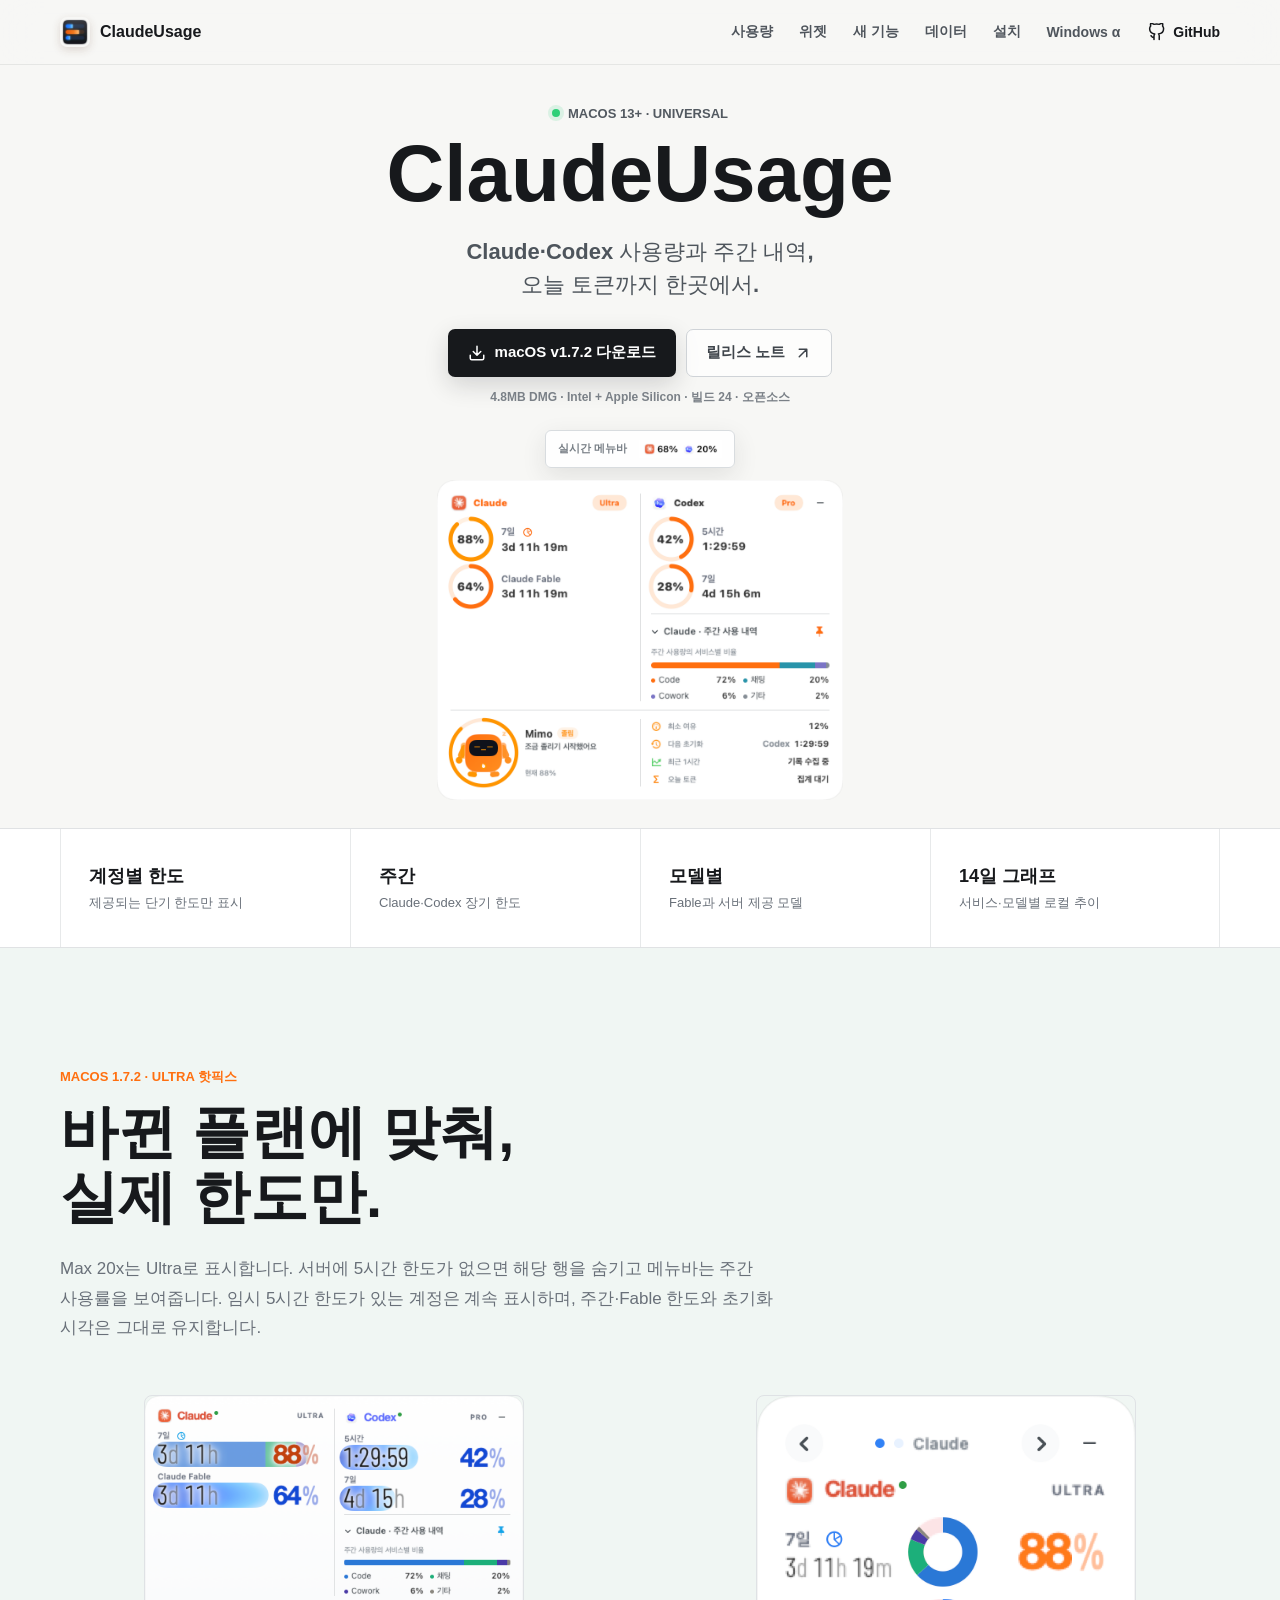
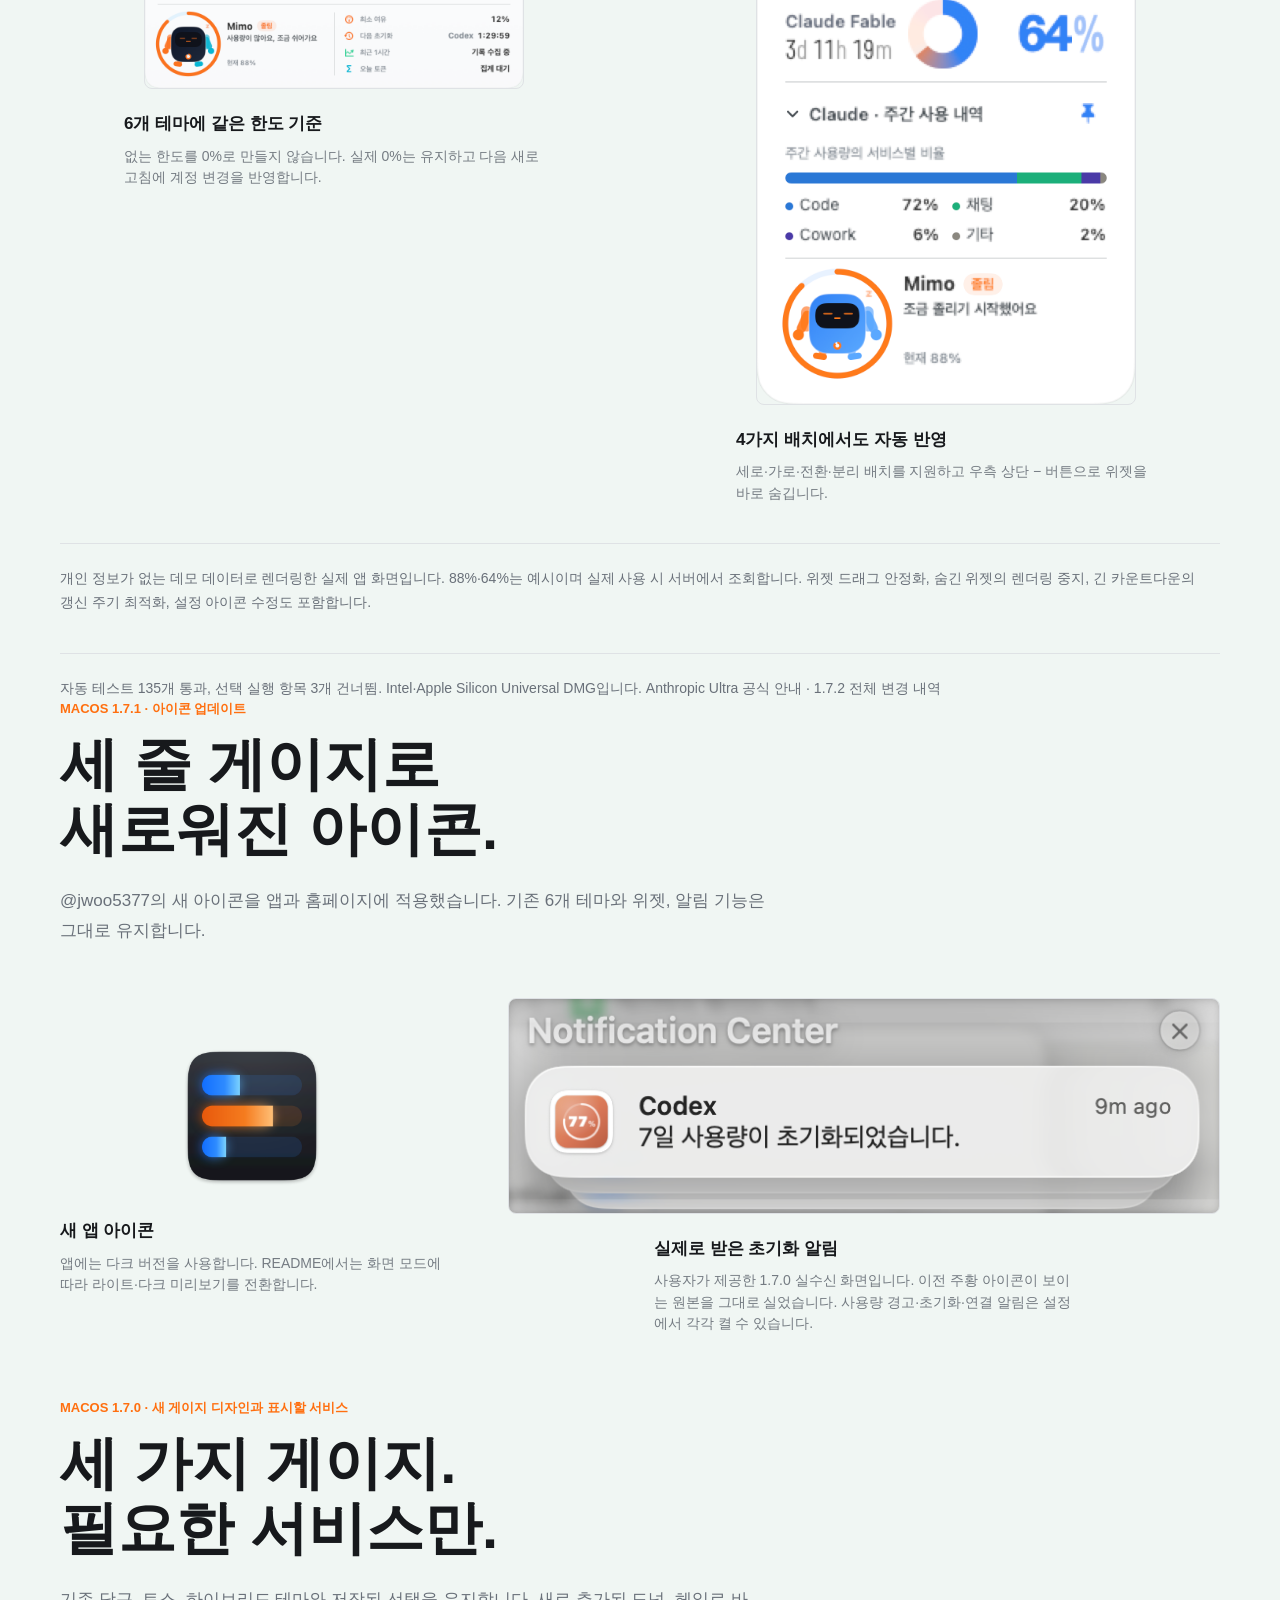
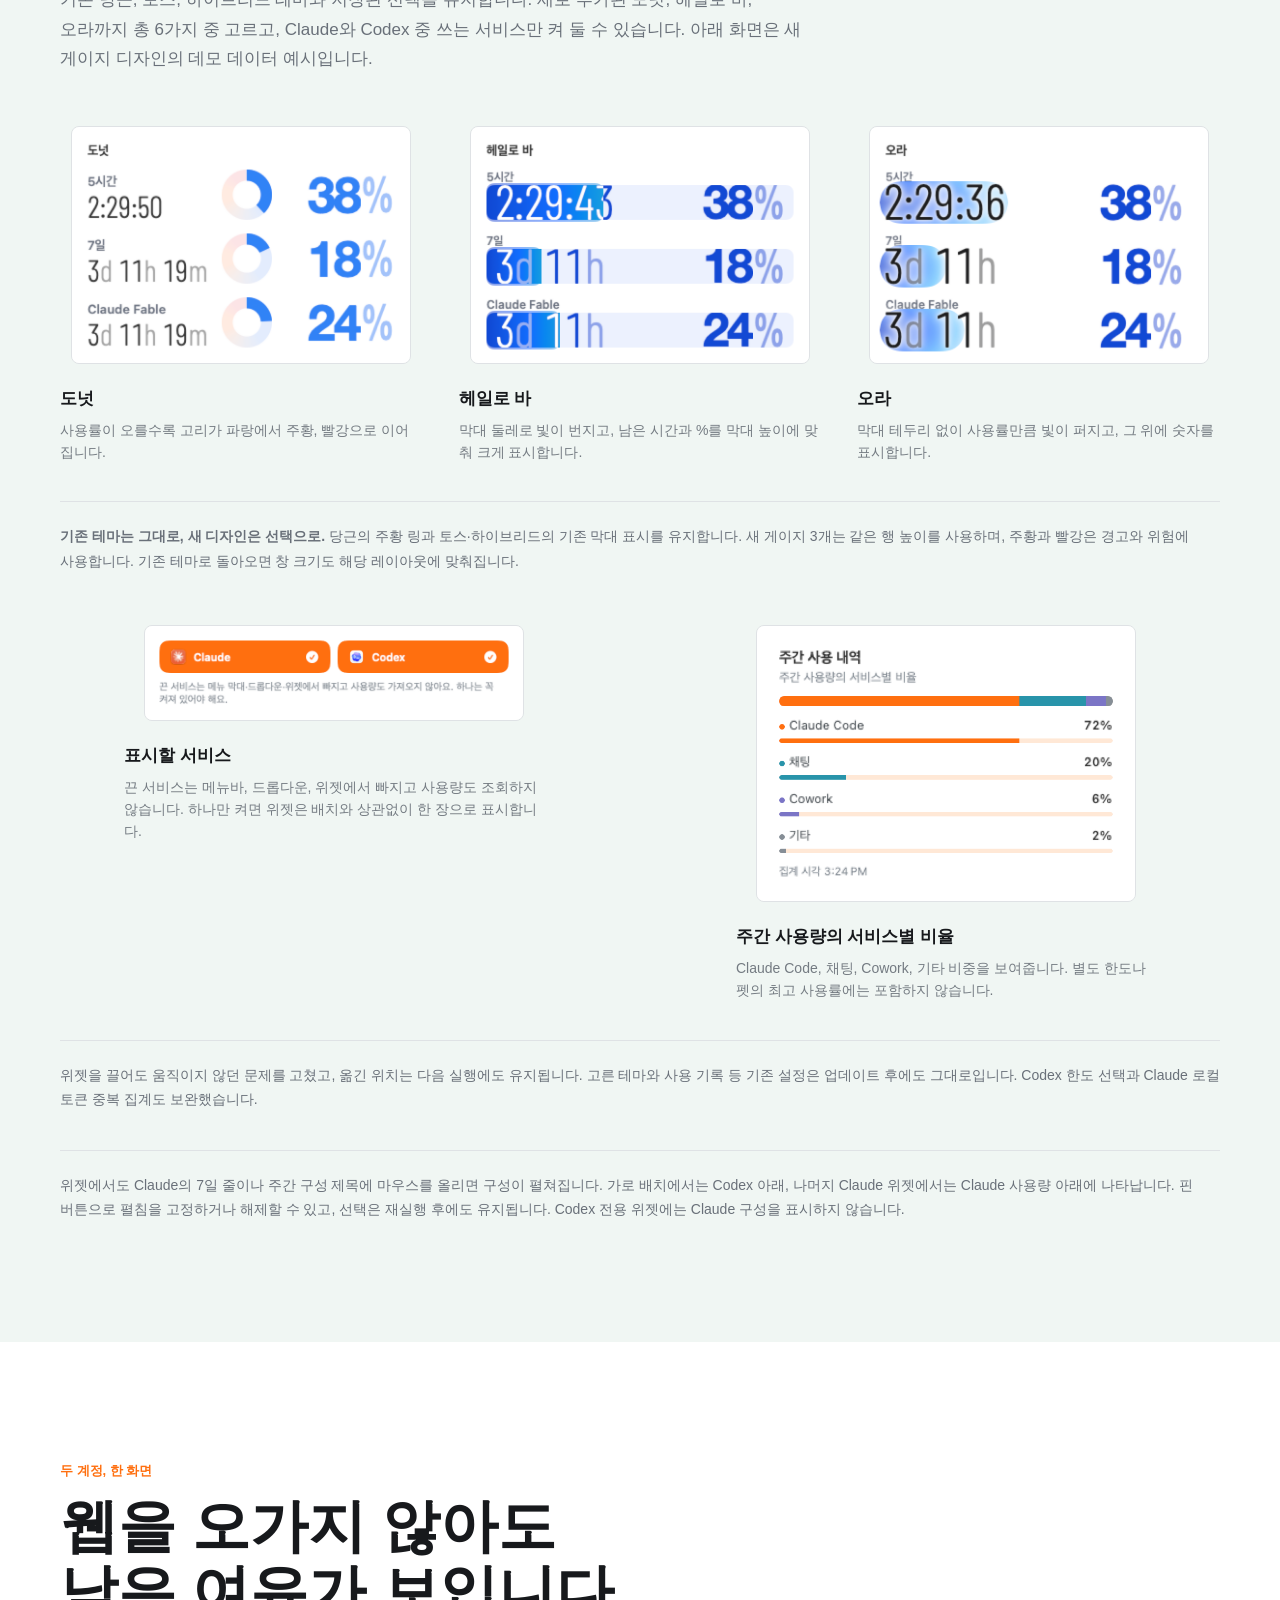
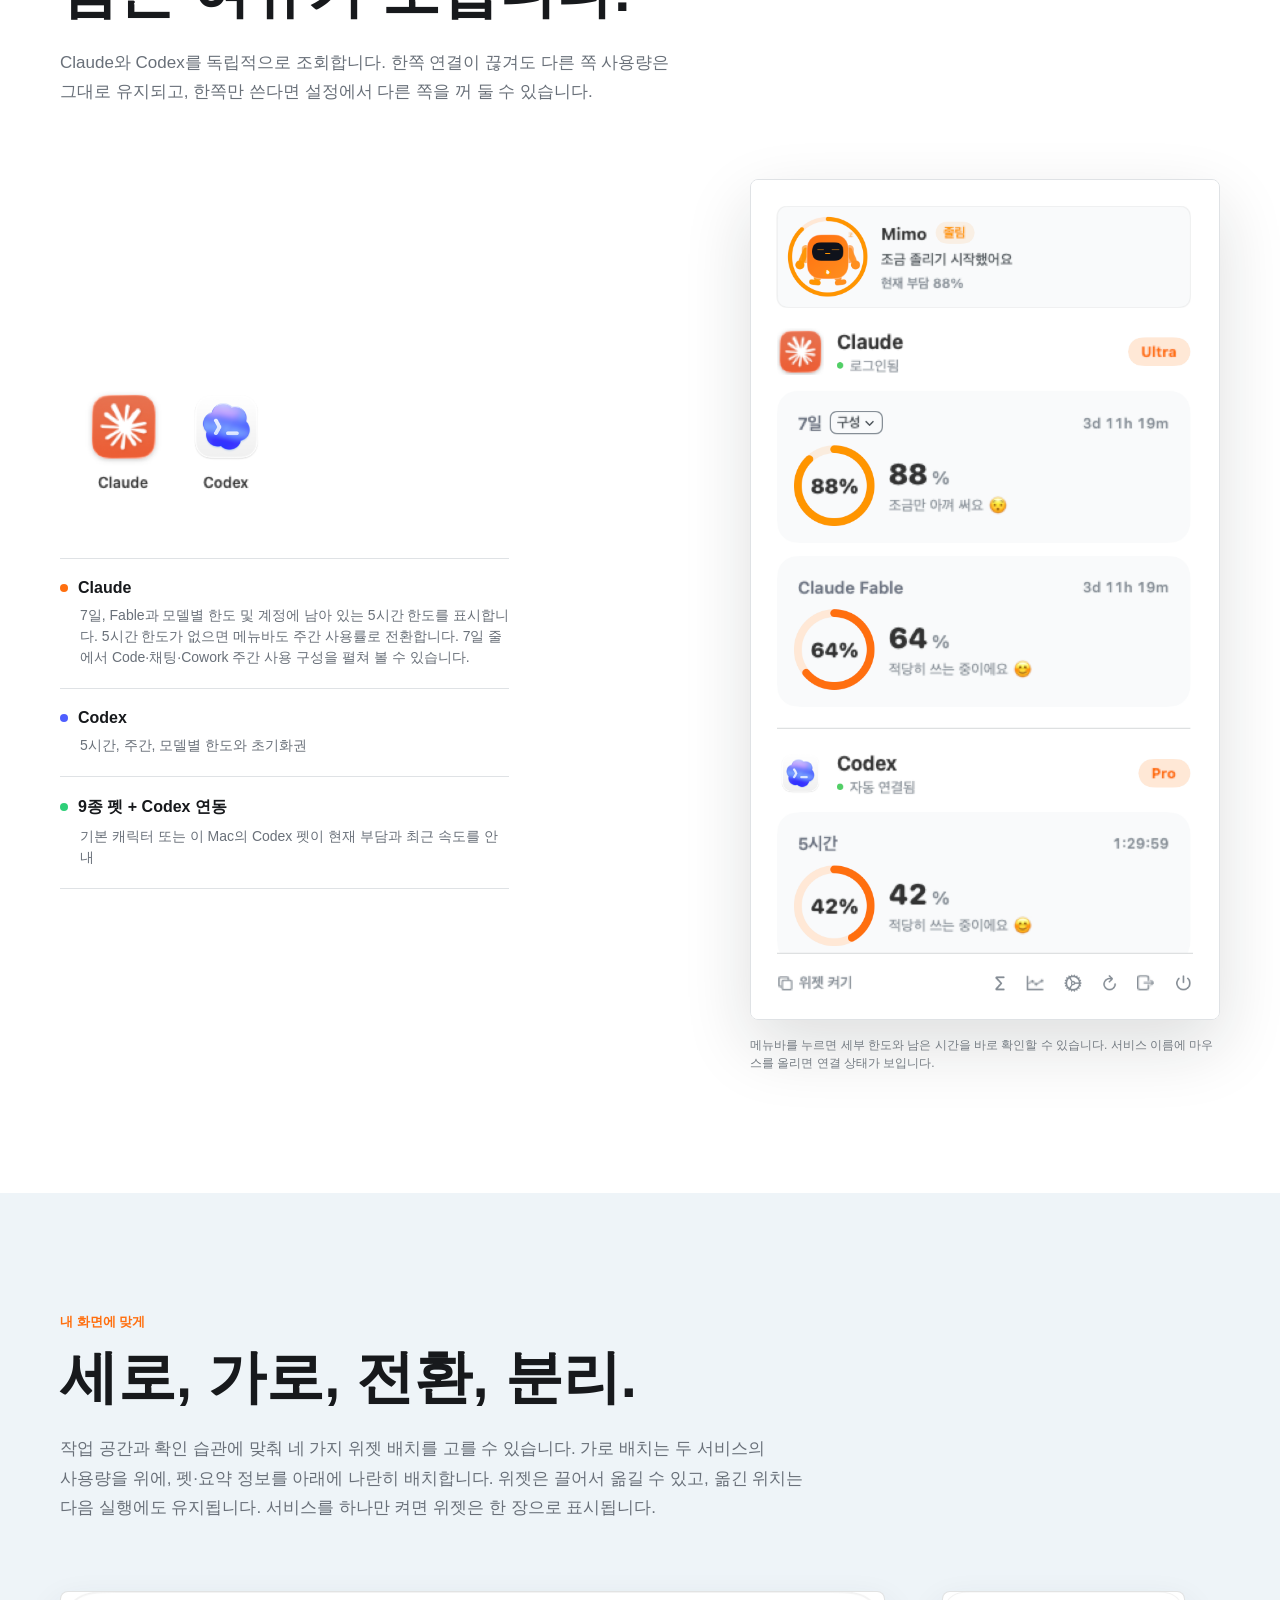
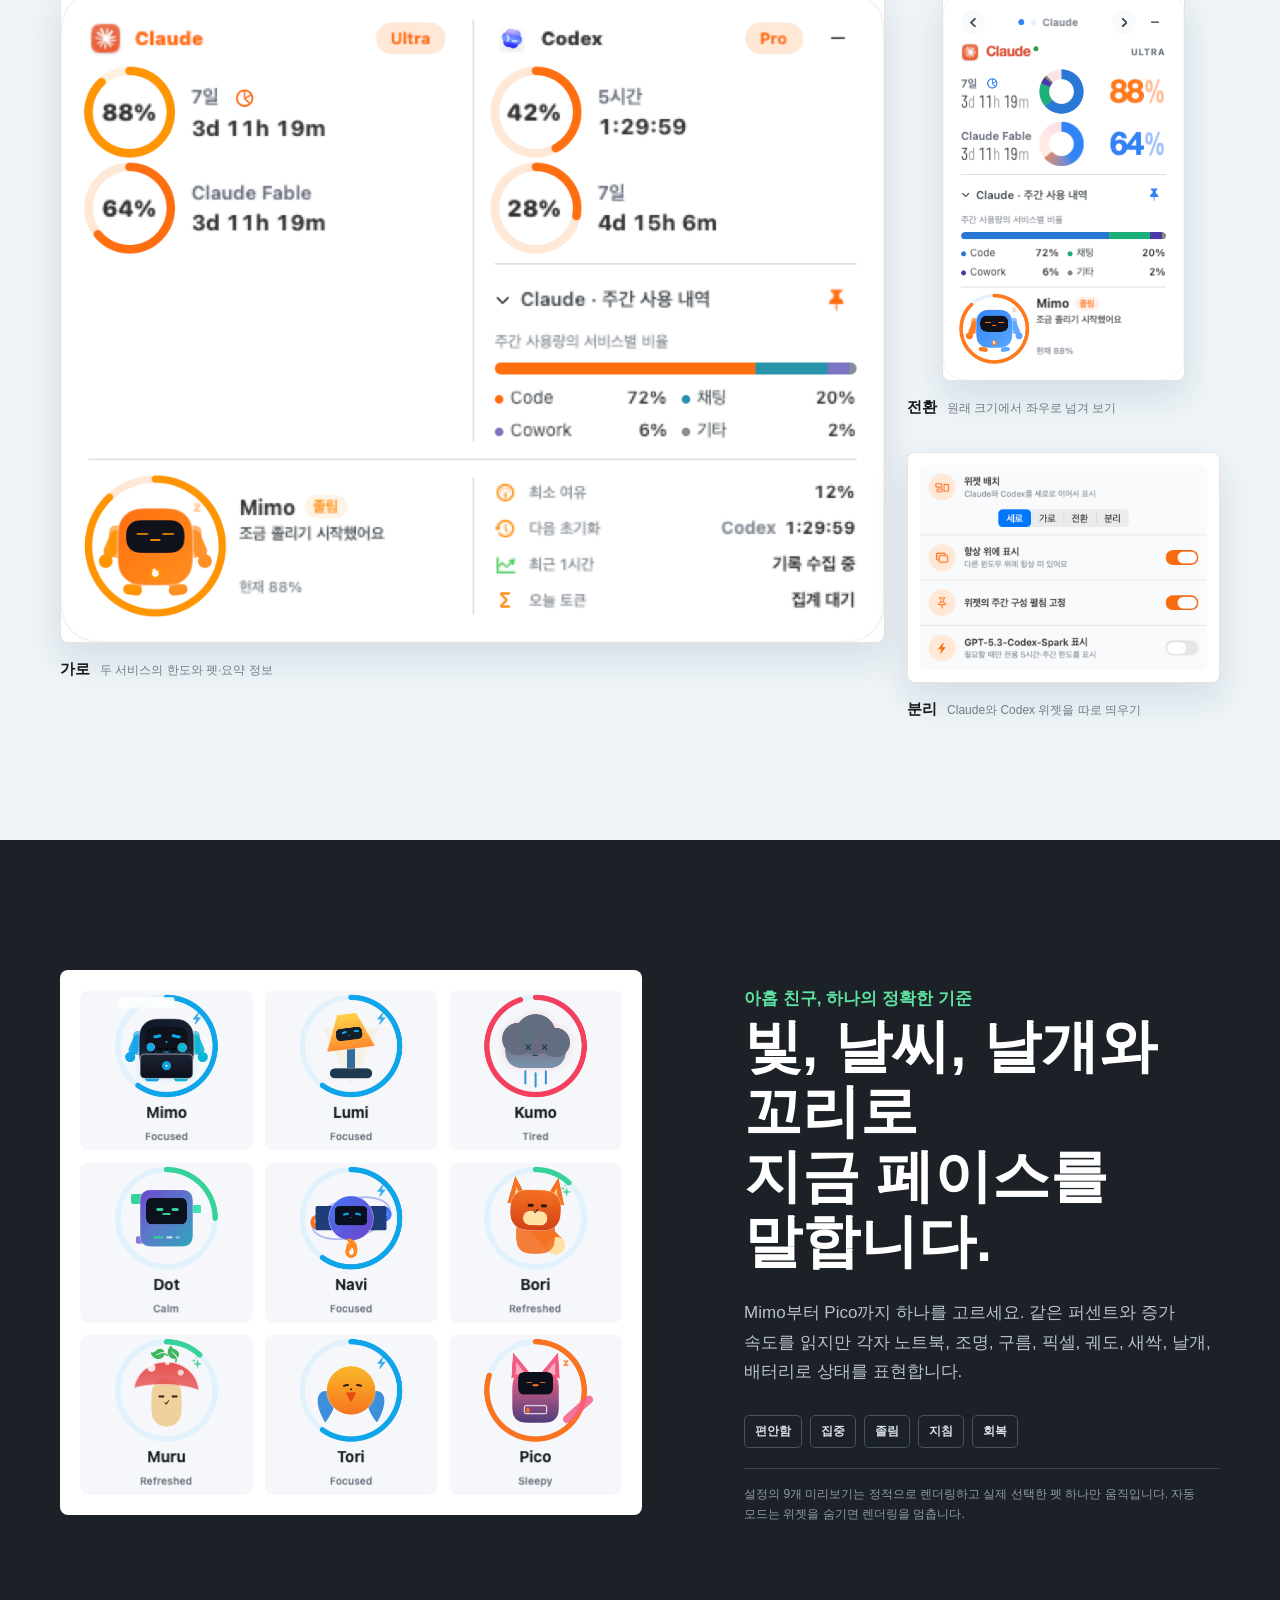
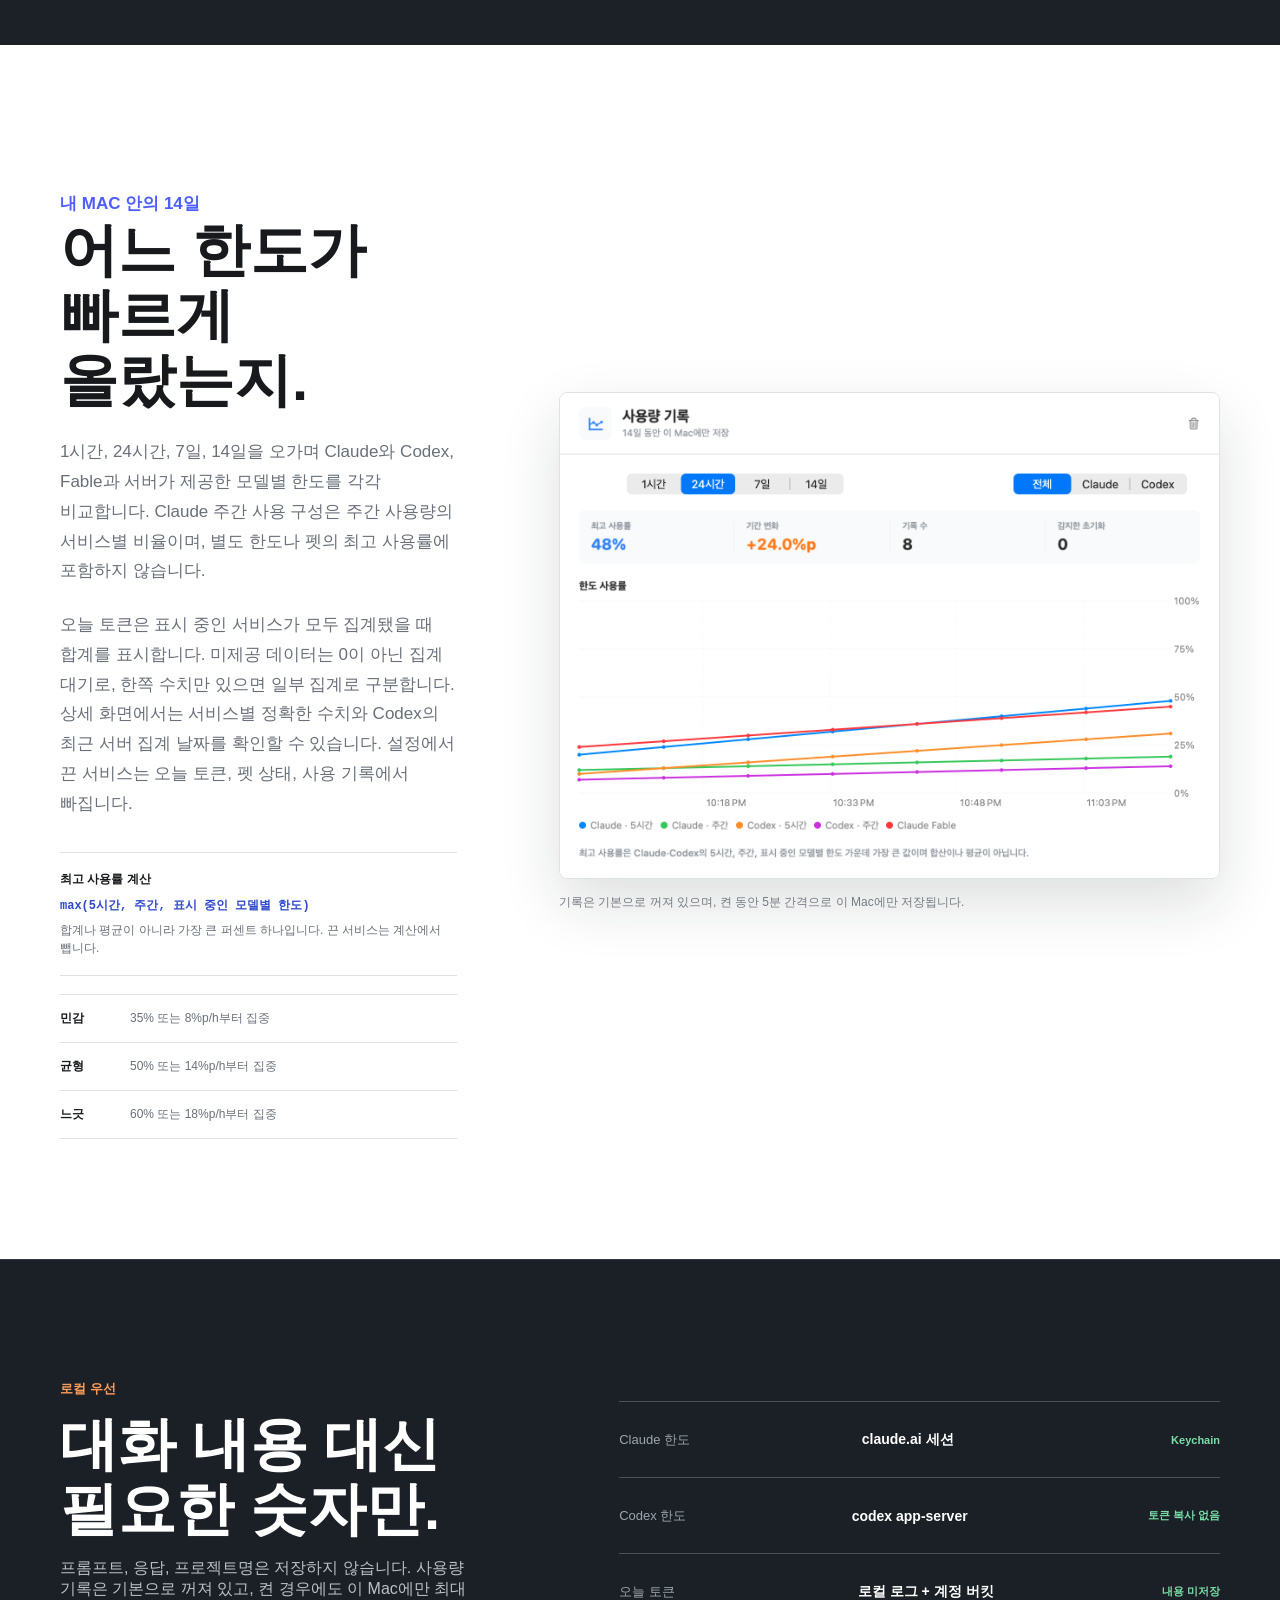
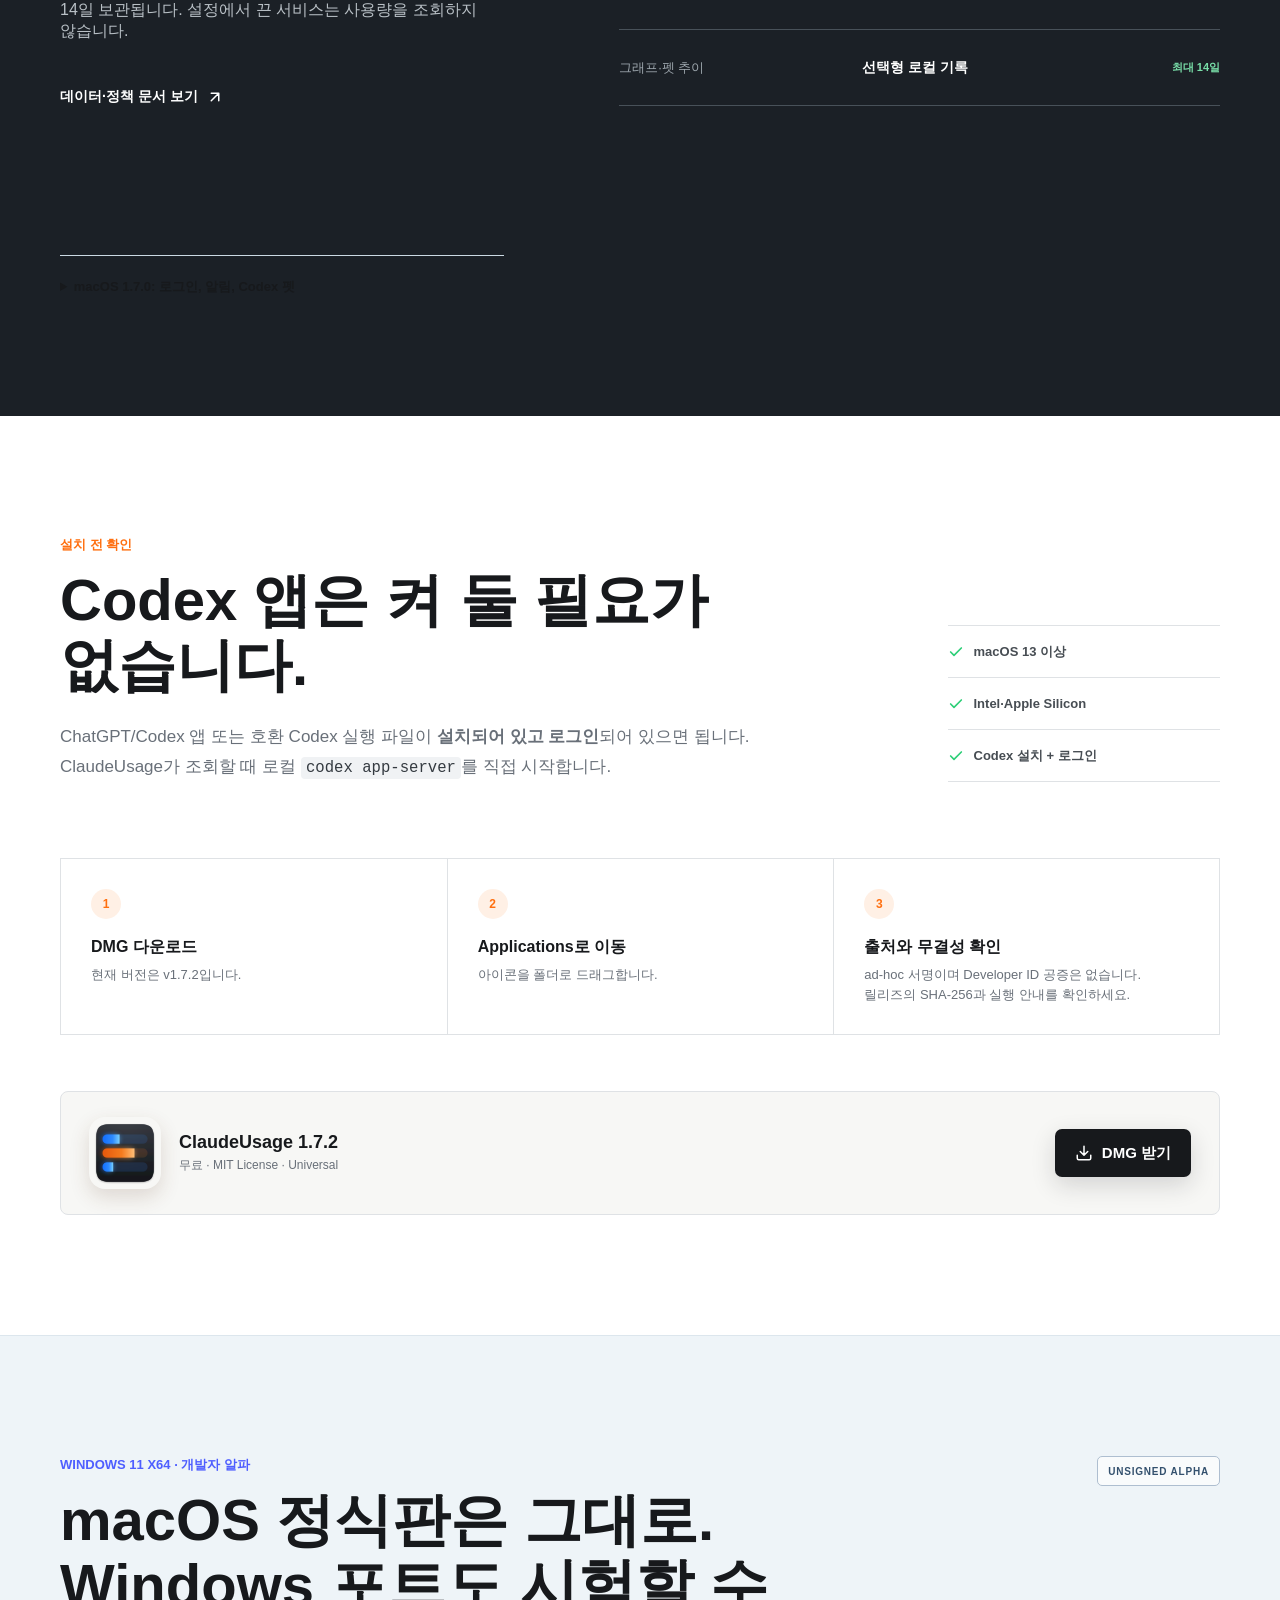
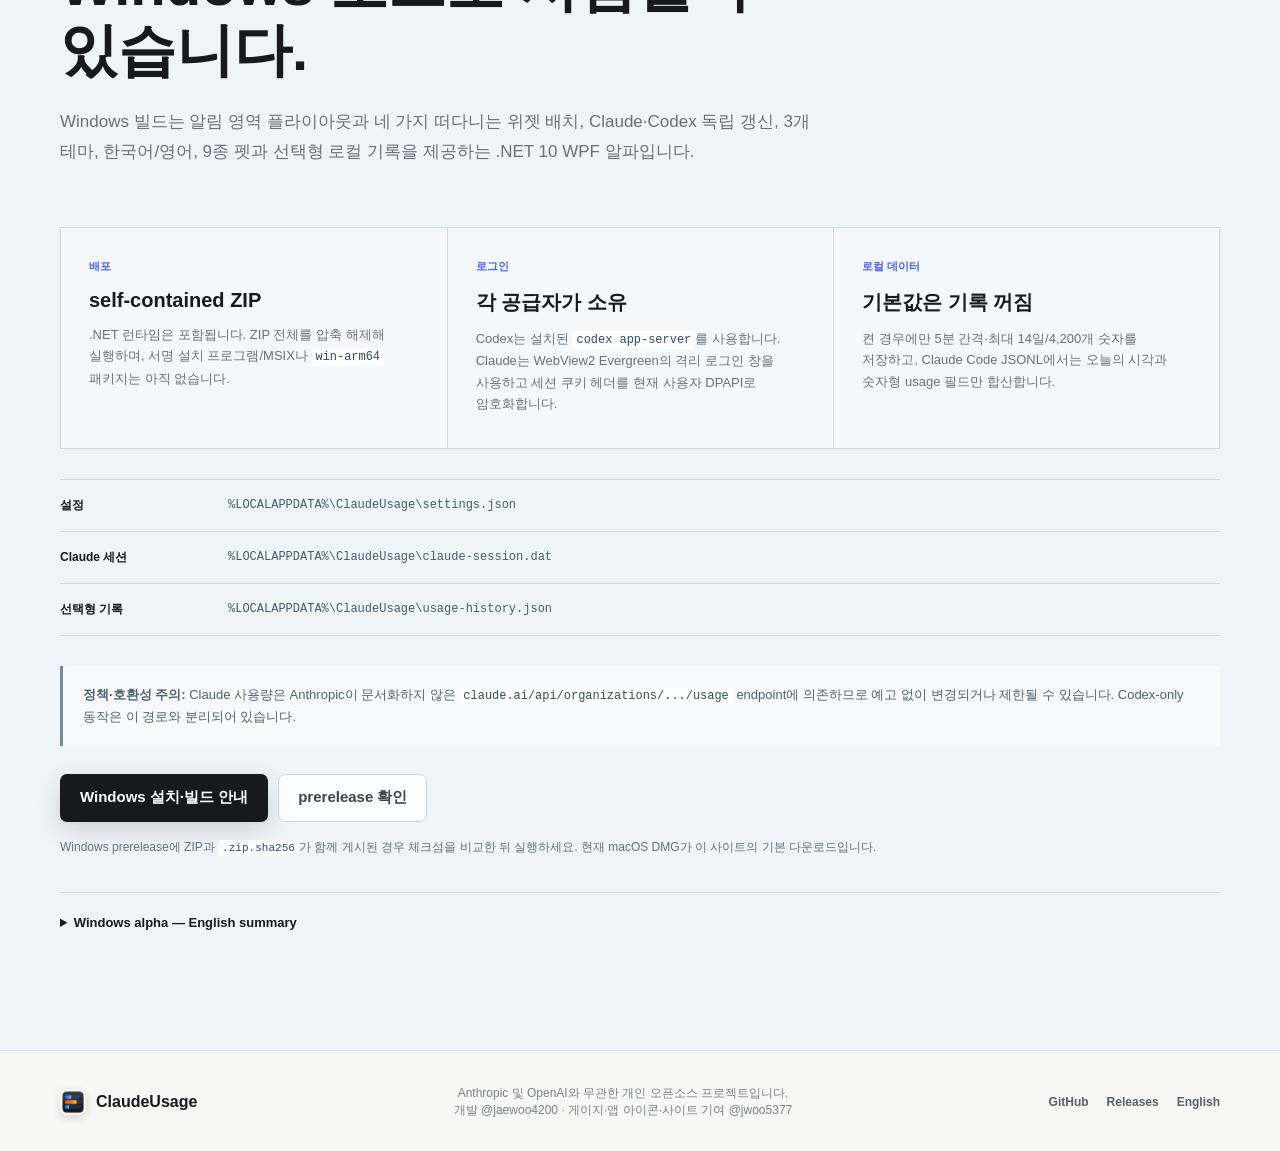
<file: docs/index.html>
<!doctype html>
<html lang="ko">
  <head>
    <meta charset="utf-8">
    <meta name="viewport" content="width=device-width, initial-scale=1">
    <meta name="theme-color" content="#f7f7f5">
    <meta name="description" content="ClaudeUsage 1.7.2: Claude Ultra 지원. 계정의 실제 한도와 주간 사용률을 반영하고, 위젯 드래그·숨기기·리소스 사용을 개선했습니다. macOS 메뉴바와 6가지 테마의 위젯으로 Claude·Codex 사용량을 확인하세요.">
    <meta property="og:title" content="ClaudeUsage for macOS">
    <meta property="og:description" content="Claude Ultra, 실제 한도 자동 표시, 주간 사용률 메뉴바. ClaudeUsage 1.7.2 for macOS.">
    <meta property="og:type" content="website">
    <meta property="og:url" content="https://jaewoo4200.github.io/ClaudeUsage/">
    <meta property="og:image" content="https://jaewoo4200.github.io/ClaudeUsage/assets/releases/1.7.2/widget-horizontal-daangn-ko.png">
    <meta name="twitter:card" content="summary_large_image">
    <title>ClaudeUsage - Claude와 Codex 사용량을 메뉴바에서</title>
    <link rel="canonical" href="https://jaewoo4200.github.io/ClaudeUsage/">
    <link rel="icon" type="image/png" href="assets/app-icon.png?v=1.7.1">
    <link rel="stylesheet" href="styles.css?v=1.7.1">
  </head>
  <body>
    <a class="skip-link" href="#main">본문으로 건너뛰기</a>

    <nav class="site-nav" aria-label="주요 탐색">
      <div class="nav-inner">
        <a class="brand" href="#top" aria-label="ClaudeUsage 홈">
          <img src="assets/app-icon.png?v=1.7.1" alt="" width="30" height="30">
          <span>ClaudeUsage</span>
        </a>
        <div class="nav-links">
          <a href="#usage">사용량</a>
          <a href="#layouts">위젯</a>
          <a href="#whats-new">새 기능</a>
          <a href="#privacy">데이터</a>
          <a href="#install">설치</a>
          <a href="#windows-alpha">Windows α</a>
        </div>
        <a class="nav-github" href="https://github.com/jaewoo4200/ClaudeUsage" target="_blank" rel="noreferrer">
          <svg class="icon" viewBox="0 0 24 24" aria-hidden="true"><path d="M15 22v-4a4.8 4.8 0 0 0-1-3.5c3.3-.4 6.8-1.6 6.8-7A5.4 5.4 0 0 0 19.4 4 5 5 0 0 0 19.3.5S18.2.1 15 1.8a13.4 13.4 0 0 0-7 0C4.8.1 3.7.5 3.7.5A5 5 0 0 0 3.6 4a5.4 5.4 0 0 0-1.4 3.7c0 5.3 3.5 6.5 6.8 6.9A4.8 4.8 0 0 0 8 18v4M8 19c-3 .9-3-1.7-4-2"/></svg>
          <span>GitHub</span>
        </a>
      </div>
    </nav>

    <header class="hero" id="top">
      <div class="hero-copy">
        <p class="eyebrow"><span class="live-dot"></span> macOS 13+ · Universal</p>
        <h1>ClaudeUsage</h1>
        <p class="hero-lead">Claude·Codex 사용량과 주간 내역,<br>오늘 토큰까지 한곳에서.</p>
        <div class="hero-actions">
          <a class="button button-primary" href="https://github.com/jaewoo4200/ClaudeUsage/releases/download/v1.7.2/ClaudeUsage-1.7.2.dmg">
            <svg class="icon" viewBox="0 0 24 24" aria-hidden="true"><path d="M21 15v4a2 2 0 0 1-2 2H5a2 2 0 0 1-2-2v-4M7 10l5 5 5-5M12 15V3"/></svg>
            <span>macOS v1.7.2 다운로드</span>
          </a>
          <a class="button button-secondary" href="https://github.com/jaewoo4200/ClaudeUsage/releases/tag/v1.7.2" target="_blank" rel="noreferrer">
            릴리스 노트
            <svg class="icon" viewBox="0 0 24 24" aria-hidden="true"><path d="M7 17 17 7M7 7h10v10"/></svg>
          </a>
        </div>
        <p class="download-meta">4.8MB DMG · Intel + Apple Silicon · 빌드 24 · 오픈소스</p>
      </div>

      <div class="hero-stage" aria-label="ClaudeUsage 가로 위젯 미리보기">
        <div class="menu-preview">
          <span>실시간 메뉴바</span>
          <img src="assets/menu-label.png" alt="Claude 68%, Codex 20% 메뉴바 표시">
        </div>
        <picture>
          <img class="hero-widget" src="assets/releases/1.7.2/widget-horizontal-daangn-ko.png" alt="1.7.2 데모 화면: Ultra 주간 88%·Fable 64%와 Codex 사용량, 주간 구성, Mimo가 보이는 가로 위젯">
        </picture>
      </div>
    </header>

    <main id="main">
      <section class="signal-band" aria-label="주요 기능">
        <div class="section-inner signal-grid">
          <div><strong>계정별 한도</strong><span>제공되는 단기 한도만 표시</span></div>
          <div><strong>주간</strong><span>Claude·Codex 장기 한도</span></div>
          <div><strong>모델별</strong><span>Fable과 서버 제공 모델</span></div>
          <div><strong>14일 그래프</strong><span>서비스·모델별 로컬 추이</span></div>
        </div>
      </section>

      <section class="section release-section" id="whats-new">
        <div class="section-inner">
          <div class="section-heading compact">
            <p class="kicker">macOS 1.7.2 · Ultra 핫픽스</p>
            <h2>바뀐 플랜에 맞춰,<br>실제 한도만.</h2>
            <p>Max 20x는 Ultra로 표시합니다. 서버에 5시간 한도가 없으면 해당 행을 숨기고 메뉴바는 주간 사용률을 보여줍니다. 임시 5시간 한도가 있는 계정은 계속 표시하며, 주간·Fable 한도와 초기화 시각은 그대로 유지합니다.</p>
          </div>
          <div class="release-shots">
            <figure>
              <img src="assets/releases/1.7.2/widget-horizontal-aura-ko.png" alt="Ultra의 주간·Fable 한도를 보여주는 오라 테마 가로 위젯 데모" loading="lazy">
              <figcaption><strong>6개 테마에 같은 한도 기준</strong><span>없는 한도를 0%로 만들지 않습니다. 실제 0%는 유지하고 다음 새로고침에 계정 변경을 반영합니다.</span></figcaption>
            </figure>
            <figure>
              <img src="assets/releases/1.7.2/widget-paged-donut-ko.png" alt="주간·Fable만 표시하는 도넛 테마 전환 위젯 데모" loading="lazy">
              <figcaption><strong>4가지 배치에서도 자동 반영</strong><span>세로·가로·전환·분리 배치를 지원하고 우측 상단 − 버튼으로 위젯을 바로 숨깁니다.</span></figcaption>
            </figure>
          </div>
          <p class="release-note">개인 정보가 없는 데모 데이터로 렌더링한 실제 앱 화면입니다. 88%·64%는 예시이며 실제 사용 시 서버에서 조회합니다. 위젯 드래그 안정화, 숨긴 위젯의 렌더링 중지, 긴 카운트다운의 갱신 주기 최적화, 설정 아이콘 수정도 포함합니다.</p>
          <p class="release-note">자동 테스트 135개 통과, 선택 실행 항목 3개 건너뜀. Intel·Apple Silicon Universal DMG입니다. <a href="https://support.claude.com/en/articles/17728952-what-is-the-ultra-plan" target="_blank" rel="noreferrer">Anthropic Ultra 공식 안내</a> · <a href="https://github.com/jaewoo4200/ClaudeUsage/releases/tag/v1.7.2" target="_blank" rel="noreferrer">1.7.2 전체 변경 내역</a></p>
          <div class="section-heading compact">
            <p class="kicker">macOS 1.7.1 · 아이콘 업데이트</p>
            <h2>세 줄 게이지로<br>새로워진 아이콘.</h2>
            <p><a href="https://github.com/jwoo5377">@jwoo5377</a>의 새 아이콘을 앱과 홈페이지에 적용했습니다. 기존 6개 테마와 위젯, 알림 기능은 그대로 유지합니다.</p>
          </div>
          <div class="release-shots release-update">
            <figure class="release-logo">
              <img src="assets/app-icon.png?v=1.7.1" alt="다크 타일에 파랑·주황·파랑의 세 줄 게이지가 있는 새 ClaudeUsage 아이콘" width="160" height="160" loading="lazy">
              <figcaption><strong>새 앱 아이콘</strong><span>앱에는 다크 버전을 사용합니다. README에서는 화면 모드에 따라 라이트·다크 미리보기를 전환합니다.</span></figcaption>
            </figure>
            <figure class="notification-example">
              <img src="assets/releases/1.7.1/notification-reset-ko.png" alt="macOS 알림 센터의 실제 Codex 알림: 7일 사용량이 초기화되었습니다." width="724" height="218" loading="lazy">
              <figcaption><strong>실제로 받은 초기화 알림</strong><span>사용자가 제공한 1.7.0 실수신 화면입니다. 이전 주황 아이콘이 보이는 원본을 그대로 실었습니다. 사용량 경고·초기화·연결 알림은 설정에서 각각 켤 수 있습니다.</span></figcaption>
            </figure>
          </div>
          <div class="section-heading compact">
            <p class="kicker">macOS 1.7.0 · 새 게이지 디자인과 표시할 서비스</p>
            <h2>세 가지 게이지.<br>필요한 서비스만.</h2>
            <p>기존 당근, 토스, 하이브리드 테마와 저장된 선택을 유지합니다. 새로 추가된 도넛, 헤일로 바, 오라까지 총 6가지 중 고르고, Claude와 Codex 중 쓰는 서비스만 켜 둘 수 있습니다. 아래 화면은 새 게이지 디자인의 데모 데이터 예시입니다.</p>
          </div>
          <div class="release-shots release-themes">
            <figure>
              <img src="assets/releases/1.7.0/theme-donut-ko.png" alt="도넛 테마: 5시간 38%, 7일 18%, Claude Fable 24%를 고리와 큰 숫자로 표시한 Claude 사용량" loading="lazy">
              <figcaption><strong>도넛</strong><span>사용률이 오를수록 고리가 파랑에서 주황, 빨강으로 이어집니다.</span></figcaption>
            </figure>
            <figure>
              <img src="assets/releases/1.7.0/theme-halo-ko.png" alt="헤일로 바 테마: 빛이 번지는 그라데이션 막대 위에 남은 시간과 사용률을 표시한 Claude 사용량" loading="lazy">
              <figcaption><strong>헤일로 바</strong><span>막대 둘레로 빛이 번지고, 남은 시간과 %를 막대 높이에 맞춰 크게 표시합니다.</span></figcaption>
            </figure>
            <figure>
              <img src="assets/releases/1.7.0/theme-aura-ko.png" alt="오라 테마: 막대 없이 사용률만큼 퍼지는 빛 위에 남은 시간과 사용률을 표시한 Claude 사용량" loading="lazy">
              <figcaption><strong>오라</strong><span>막대 테두리 없이 사용률만큼 빛이 퍼지고, 그 위에 숫자를 표시합니다.</span></figcaption>
            </figure>
          </div>
          <p class="release-note"><strong>기존 테마는 그대로, 새 디자인은 선택으로.</strong> 당근의 주황 링과 토스·하이브리드의 기존 막대 표시를 유지합니다. 새 게이지 3개는 같은 행 높이를 사용하며, 주황과 빨강은 경고와 위험에 사용합니다. 기존 테마로 돌아오면 창 크기도 해당 레이아웃에 맞춰집니다.</p>
          <div class="release-shots">
            <figure>
              <img src="assets/releases/1.7.0/settings-services-ko.png" alt="Claude와 Codex 표시를 각각 선택하는 서비스 설정" loading="lazy">
              <figcaption><strong>표시할 서비스</strong><span>끈 서비스는 메뉴바, 드롭다운, 위젯에서 빠지고 사용량도 조회하지 않습니다. 하나만 켜면 위젯은 배치와 상관없이 한 장으로 표시합니다.</span></figcaption>
            </figure>
            <figure>
              <img src="assets/releases/1.7.0/breakdown-ko.png" alt="주간 사용량에서 Code 72%, 채팅 20%, Cowork 6%, 기타 2%가 차지하는 비중" loading="lazy">
              <figcaption><strong>주간 사용량의 서비스별 비율</strong><span>Claude Code, 채팅, Cowork, 기타 비중을 보여줍니다. 별도 한도나 펫의 최고 사용률에는 포함하지 않습니다.</span></figcaption>
            </figure>
          </div>
          <p class="release-note">위젯을 끌어도 움직이지 않던 문제를 고쳤고, 옮긴 위치는 다음 실행에도 유지됩니다. 고른 테마와 사용 기록 등 기존 설정은 업데이트 후에도 그대로입니다. Codex 한도 선택과 Claude 로컬 토큰 중복 집계도 보완했습니다.</p>
          <p class="release-note">위젯에서도 Claude의 7일 줄이나 주간 구성 제목에 마우스를 올리면 구성이 펼쳐집니다. 가로 배치에서는 Codex 아래, 나머지 Claude 위젯에서는 Claude 사용량 아래에 나타납니다. 핀 버튼으로 펼침을 고정하거나 해제할 수 있고, 선택은 재실행 후에도 유지됩니다. Codex 전용 위젯에는 Claude 구성을 표시하지 않습니다.</p>
        </div>
      </section>

      <section class="section providers" id="usage">
        <div class="section-inner">
          <div class="section-heading">
            <p class="kicker">두 계정, 한 화면</p>
            <h2>웹을 오가지 않아도<br>남은 여유가 보입니다.</h2>
            <p>Claude와 Codex를 독립적으로 조회합니다. 한쪽 연결이 끊겨도 다른 쪽 사용량은 그대로 유지되고, 한쪽만 쓴다면 설정에서 다른 쪽을 꺼 둘 수 있습니다.</p>
          </div>

          <div class="provider-layout">
            <div class="provider-copy">
              <img class="provider-identity" src="assets/provider-icons.png" alt="Claude와 Codex 앱 아이콘">
              <dl class="source-list">
                <div>
                  <dt><span class="source-mark claude"></span>Claude</dt>
                  <dd>7일, Fable과 모델별 한도 및 계정에 남아 있는 5시간 한도를 표시합니다. 5시간 한도가 없으면 메뉴바도 주간 사용률로 전환합니다. 7일 줄에서 Code·채팅·Cowork 주간 사용 구성을 펼쳐 볼 수 있습니다.</dd>
                </div>
                <div>
                  <dt><span class="source-mark codex"></span>Codex</dt>
                  <dd>5시간, 주간, 모델별 한도와 초기화권</dd>
                </div>
                <div>
                  <dt><span class="source-mark mimo"></span>9종 펫 + Codex 연동</dt>
                  <dd>기본 캐릭터 또는 이 Mac의 Codex 펫이 현재 부담과 최근 속도를 안내</dd>
                </div>
              </dl>
            </div>
            <figure class="product-shot dropdown-shot">
              <img src="assets/releases/1.7.2/dropdown-daangn-ko.png" alt="Mimo와 Ultra·Codex 사용량이 당근 테마로 표시된 1.7.2 메뉴바 드롭다운 데모">
              <figcaption>메뉴바를 누르면 세부 한도와 남은 시간을 바로 확인할 수 있습니다. 서비스 이름에 마우스를 올리면 연결 상태가 보입니다.</figcaption>
            </figure>
          </div>
        </div>
      </section>

      <section class="section layouts" id="layouts">
        <div class="section-inner">
          <div class="section-heading compact">
            <p class="kicker">내 화면에 맞게</p>
            <h2>세로, 가로, 전환, 분리.</h2>
            <p>작업 공간과 확인 습관에 맞춰 네 가지 위젯 배치를 고를 수 있습니다. 가로 배치는 두 서비스의 사용량을 위에, 펫·요약 정보를 아래에 나란히 배치합니다. 위젯은 끌어서 옮길 수 있고, 옮긴 위치는 다음 실행에도 유지됩니다. 서비스를 하나만 켜면 위젯은 한 장으로 표시됩니다.</p>
          </div>

          <div class="layout-showcase">
            <figure class="layout-main">
              <img src="assets/releases/1.7.2/widget-horizontal-daangn-ko.png" alt="Ultra와 Codex를 좌우로 배치한 1.7.2 가로 위젯 데모">
              <figcaption><strong>가로</strong><span>두 서비스의 한도와 펫·요약 정보</span></figcaption>
            </figure>
            <div class="layout-side">
              <figure>
                <img src="assets/releases/1.7.2/widget-paged-donut-ko.png" alt="화살표로 Ultra와 Codex를 전환하는 도넛 테마 위젯 데모">
                <figcaption><strong>전환</strong><span>원래 크기에서 좌우로 넘겨 보기</span></figcaption>
              </figure>
              <figure class="settings-figure">
                <img src="assets/releases/1.7.0/settings-layout-ko.png" alt="세로, 가로, 전환, 분리 위젯 배치 설정">
                <figcaption><strong>분리</strong><span>Claude와 Codex 위젯을 따로 띄우기</span></figcaption>
              </figure>
            </div>
          </div>
        </div>
      </section>

      <section class="section mimo-section">
        <div class="section-inner mimo-layout">
          <div class="mimo-visual" aria-label="ClaudeUsage의 아홉 가지 펫 라인업">
            <img src="assets/companion-lineup.png" alt="Mimo, Lumi, Kumo, Dot, Navi, Bori, Muru, Tori, Pico 펫">
          </div>
          <div class="mimo-copy">
            <p class="kicker">아홉 친구, 하나의 정확한 기준</p>
            <h2>빛, 날씨, 날개와 꼬리로<br>지금 페이스를 말합니다.</h2>
            <p>Mimo부터 Pico까지 하나를 고르세요. 같은 퍼센트와 증가 속도를 읽지만 각자 노트북, 조명, 구름, 픽셀, 궤도, 새싹, 날개, 배터리로 상태를 표현합니다.</p>
            <div class="mimo-states" aria-label="펫 상태 예시">
              <span>편안함</span><span>집중</span><span>졸림</span><span>지침</span><span>회복</span>
            </div>
            <p class="performance-note">설정의 9개 미리보기는 정적으로 렌더링하고 실제 선택한 펫 하나만 움직입니다. 자동 모드는 위젯을 숨기면 렌더링을 멈춥니다.</p>
          </div>
        </div>
      </section>

      <section class="section history-section" id="history">
        <div class="section-inner history-layout">
          <div class="history-copy">
            <p class="kicker">내 Mac 안의 14일</p>
            <h2>어느 한도가<br>빠르게 올랐는지.</h2>
            <p>1시간, 24시간, 7일, 14일을 오가며 Claude와 Codex, Fable과 서버가 제공한 모델별 한도를 각각 비교합니다. Claude 주간 사용 구성은 주간 사용량의 서비스별 비율이며, 별도 한도나 펫의 최고 사용률에 포함하지 않습니다.</p>
            <p>오늘 토큰은 표시 중인 서비스가 모두 집계됐을 때 합계를 표시합니다. 미제공 데이터는 0이 아닌 집계 대기로, 한쪽 수치만 있으면 일부 집계로 구분합니다. 상세 화면에서는 서비스별 정확한 수치와 Codex의 최근 서버 집계 날짜를 확인할 수 있습니다. 설정에서 끈 서비스는 오늘 토큰, 펫 상태, 사용 기록에서 빠집니다.</p>
            <div class="pressure-rule">
              <strong>최고 사용률 계산</strong>
              <code>max(5시간, 주간, 표시 중인 모델별 한도)</code>
              <span>합계나 평균이 아니라 가장 큰 퍼센트 하나입니다. 끈 서비스는 계산에서 뺍니다.</span>
            </div>
            <div class="sensitivity-list" aria-label="펫 민감도 기준">
              <div><strong>민감</strong><span>35% 또는 8%p/h부터 집중</span></div>
              <div><strong>균형</strong><span>50% 또는 14%p/h부터 집중</span></div>
              <div><strong>느긋</strong><span>60% 또는 18%p/h부터 집중</span></div>
            </div>
          </div>
          <figure class="history-shot">
            <img src="assets/releases/1.7.0/history-dashboard-ko.png" alt="Claude, Codex, Claude Fable의 24시간 사용량 그래프">
            <figcaption>기록은 기본으로 꺼져 있으며, 켠 동안 5분 간격으로 이 Mac에만 저장됩니다.</figcaption>
          </figure>
        </div>
      </section>

      <section class="section data-section" id="privacy">
        <div class="section-inner data-layout">
          <div class="section-heading inverse">
            <p class="kicker">로컬 우선</p>
            <h2>대화 내용 대신<br>필요한 숫자만.</h2>
            <p>프롬프트, 응답, 프로젝트명은 저장하지 않습니다. 사용량 기록은 기본으로 꺼져 있고, 켠 경우에도 이 Mac에만 최대 14일 보관됩니다. 설정에서 끈 서비스는 사용량을 조회하지 않습니다.</p>
            <a class="text-link" href="https://github.com/jaewoo4200/ClaudeUsage/blob/main/docs/USAGE_HISTORY_AND_POLICY.md" target="_blank" rel="noreferrer">
              데이터·정책 문서 보기
              <svg class="icon" viewBox="0 0 24 24" aria-hidden="true"><path d="M7 17 17 7M7 7h10v10"/></svg>
            </a>
          </div>
          <div class="data-table" role="table" aria-label="사용량 데이터 출처">
            <div class="data-row" role="row">
              <span role="cell">Claude 한도</span><strong role="cell">claude.ai 세션</strong><em role="cell">Keychain</em>
            </div>
            <div class="data-row" role="row">
              <span role="cell">Codex 한도</span><strong role="cell">codex app-server</strong><em role="cell">토큰 복사 없음</em>
            </div>
            <div class="data-row" role="row">
              <span role="cell">오늘 토큰</span><strong role="cell">로컬 로그 + 계정 버킷</strong><em role="cell">내용 미저장</em>
            </div>
            <div class="data-row" role="row">
              <span role="cell">그래프·펫 추이</span><strong role="cell">선택형 로컬 기록</strong><em role="cell">최대 14일</em>
            </div>
          </div>
          <details class="windows-english">
            <summary>macOS 1.7.0: 로그인, 알림, Codex 펫</summary>
            <p>Google 로그인은 기본 브라우저에서 완료한 뒤 고급 연결에 본인의 Claude sessionKey만 입력합니다. 앱이 세션을 검증해 Keychain에 보관하며 브라우저 쿠키를 자동 수집하지 않습니다. 이메일 로그인도 유지됩니다.</p>
            <p>70%·90% 경고, 서버 조회로 확인한 초기화, 연속 조회 실패 알림은 각각 선택해 켭니다. 설정의 알림 권한 요청·테스트 알림 버튼으로 확인하고, 거절한 권한은 macOS 알림 설정에서 변경합니다. 새 버전 안내는 선택형 하루 1회 GitHub Releases 확인이며 푸시 서버나 자동 설치는 없습니다.</p>
            <img src="assets/releases/1.7.0/settings-notifications-ko.png" alt="알림 권한 요청, 테스트 알림, macOS 알림 설정 버튼" width="420" loading="lazy">
            <p>Codex Pet은 로컬 선택과 이미지 파일을 읽습니다. 클라우드로 이전된 펫은 로컬 원본이 남아 있을 때만 표시하며 클라우드에서만 존재하는 펫은 지원하지 않습니다. 개인 펫과 Codex 내장 이미지는 배포 파일에 포함하지 않습니다. 기존 9종 펫과 사용자의 선택은 유지합니다.</p>
            <p>macOS 1.7.0은 115개 자동 테스트를 통과했고 실제 테스트 알림 수신도 확인했습니다. Google 고급 연결의 실계정 전체 흐름과 Windows 실기 검증은 별도입니다.</p>
          </details>
        </div>
      </section>

      <section class="section install-section" id="install">
        <div class="section-inner">
          <div class="install-top">
            <div class="section-heading compact">
              <p class="kicker">설치 전 확인</p>
              <h2>Codex 앱은 켜 둘 필요가 없습니다.</h2>
              <p>ChatGPT/Codex 앱 또는 호환 Codex 실행 파일이 <strong>설치되어 있고 로그인</strong>되어 있으면 됩니다. ClaudeUsage가 조회할 때 로컬 <code>codex app-server</code>를 직접 시작합니다.</p>
            </div>
            <div class="requirement-list">
              <div><svg class="icon" viewBox="0 0 24 24" aria-hidden="true"><path d="m20 6-11 11-5-5"/></svg><span>macOS 13 이상</span></div>
              <div><svg class="icon" viewBox="0 0 24 24" aria-hidden="true"><path d="m20 6-11 11-5-5"/></svg><span>Intel·Apple Silicon</span></div>
              <div><svg class="icon" viewBox="0 0 24 24" aria-hidden="true"><path d="m20 6-11 11-5-5"/></svg><span>Codex 설치 + 로그인</span></div>
            </div>
          </div>

          <ol class="install-steps">
            <li><span>1</span><strong>DMG 다운로드</strong><p>현재 버전은 v1.7.2입니다.</p></li>
            <li><span>2</span><strong>Applications로 이동</strong><p>아이콘을 폴더로 드래그합니다.</p></li>
            <li><span>3</span><strong>출처와 무결성 확인</strong><p>ad-hoc 서명이며 Developer ID 공증은 없습니다. 릴리즈의 SHA-256과 실행 안내를 확인하세요.</p></li>
          </ol>

          <div class="final-download">
            <img src="assets/app-icon.png?v=1.7.1" alt="" width="72" height="72">
            <div><strong>ClaudeUsage 1.7.2</strong><span>무료 · MIT License · Universal</span></div>
            <a class="button button-primary" href="https://github.com/jaewoo4200/ClaudeUsage/releases/download/v1.7.2/ClaudeUsage-1.7.2.dmg">
              <svg class="icon" viewBox="0 0 24 24" aria-hidden="true"><path d="M21 15v4a2 2 0 0 1-2 2H5a2 2 0 0 1-2-2v-4M7 10l5 5 5-5M12 15V3"/></svg>
              <span>DMG 받기</span>
            </a>
          </div>
        </div>
      </section>

      <section class="section windows-section" id="windows-alpha">
        <div class="section-inner">
          <div class="windows-alpha-heading">
            <div class="section-heading compact">
              <p class="kicker">Windows 11 x64 · 개발자 알파</p>
              <h2>macOS 정식판은 그대로.<br>Windows 포트도 시험할 수 있습니다.</h2>
              <p>Windows 빌드는 알림 영역 플라이아웃과 네 가지 떠다니는 위젯 배치, Claude·Codex 독립 갱신, 3개 테마, 한국어/영어, 9종 펫과 선택형 로컬 기록을 제공하는 .NET 10 WPF 알파입니다.</p>
            </div>
            <span class="alpha-badge">UNSIGNED ALPHA</span>
          </div>

          <div class="windows-alpha-grid">
            <article>
              <span>배포</span>
              <h3>self-contained ZIP</h3>
              <p>.NET 런타임은 포함됩니다. ZIP 전체를 압축 해제해 실행하며, 서명 설치 프로그램/MSIX나 <code>win-arm64</code> 패키지는 아직 없습니다.</p>
            </article>
            <article>
              <span>로그인</span>
              <h3>각 공급자가 소유</h3>
              <p>Codex는 설치된 <code>codex app-server</code>를 사용합니다. Claude는 WebView2 Evergreen의 격리 로그인 창을 사용하고 세션 쿠키 헤더를 현재 사용자 DPAPI로 암호화합니다.</p>
            </article>
            <article>
              <span>로컬 데이터</span>
              <h3>기본값은 기록 꺼짐</h3>
              <p>켠 경우에만 5분 간격·최대 14일/4,200개 숫자를 저장하고, Claude Code JSONL에서는 오늘의 시각과 숫자형 usage 필드만 합산합니다.</p>
            </article>
          </div>

          <div class="windows-paths" aria-label="Windows 로컬 데이터 경로">
            <div><strong>설정</strong><code>%LOCALAPPDATA%\ClaudeUsage\settings.json</code></div>
            <div><strong>Claude 세션</strong><code>%LOCALAPPDATA%\ClaudeUsage\claude-session.dat</code></div>
            <div><strong>선택형 기록</strong><code>%LOCALAPPDATA%\ClaudeUsage\usage-history.json</code></div>
          </div>

          <p class="windows-warning"><strong>정책·호환성 주의:</strong> Claude 사용량은 Anthropic이 문서화하지 않은 <code>claude.ai/api/organizations/.../usage</code> endpoint에 의존하므로 예고 없이 변경되거나 제한될 수 있습니다. Codex-only 동작은 이 경로와 분리되어 있습니다.</p>

          <div class="windows-alpha-actions">
            <a class="button button-primary" href="https://github.com/jaewoo4200/ClaudeUsage/blob/main/windows/README.md" target="_blank" rel="noreferrer">Windows 설치·빌드 안내</a>
            <a class="button button-secondary" href="https://github.com/jaewoo4200/ClaudeUsage/releases" target="_blank" rel="noreferrer">prerelease 확인</a>
          </div>
          <p class="windows-release-note">Windows prerelease에 ZIP과 <code>.zip.sha256</code>가 함께 게시된 경우 체크섬을 비교한 뒤 실행하세요. 현재 macOS DMG가 이 사이트의 기본 다운로드입니다.</p>

          <details class="windows-english">
            <summary>Windows alpha — English summary</summary>
            <p>This is an unsigned, self-contained developer alpha for Windows 11 x64, separate from the stable macOS download. The .NET runtime is bundled; Claude sign-in requires Microsoft Edge WebView2 Evergreen. There is no signed installer/MSIX or ARM64 package yet.</p>
            <p>Codex usage comes from the installed <code>codex app-server</code> without reading <code>%USERPROFILE%\.codex\auth.json</code>. Claude uses an isolated WebView2 sign-in profile and stores its session cookie encrypted for the current Windows user with DPAPI. Local history and scanning numeric usage fields from Claude Code JSONL are off by default.</p>
            <p>Claude quotas depend on an undocumented Anthropic endpoint that may change or be restricted without notice. See the Windows guide for installation, SHA-256 verification, build commands, paths, and privacy details.</p>
          </details>
        </div>
      </section>
    </main>

    <footer>
      <div class="section-inner footer-inner">
        <div class="brand footer-brand"><img src="assets/app-icon.png?v=1.7.1" alt="" width="26" height="26"><span>ClaudeUsage</span></div>
        <p>Anthropic 및 OpenAI와 무관한 개인 오픈소스 프로젝트입니다.<br>개발 <a href="https://github.com/jaewoo4200">@jaewoo4200</a> · 게이지·앱 아이콘·사이트 기여 <a href="https://github.com/jwoo5377">@jwoo5377</a></p>
        <div class="footer-links"><a href="https://github.com/jaewoo4200/ClaudeUsage">GitHub</a><a href="https://github.com/jaewoo4200/ClaudeUsage/releases">Releases</a><a href="https://github.com/jaewoo4200/ClaudeUsage/blob/main/README.en.md">English</a></div>
      </div>
    </footer>
  </body>
</html>
</file>
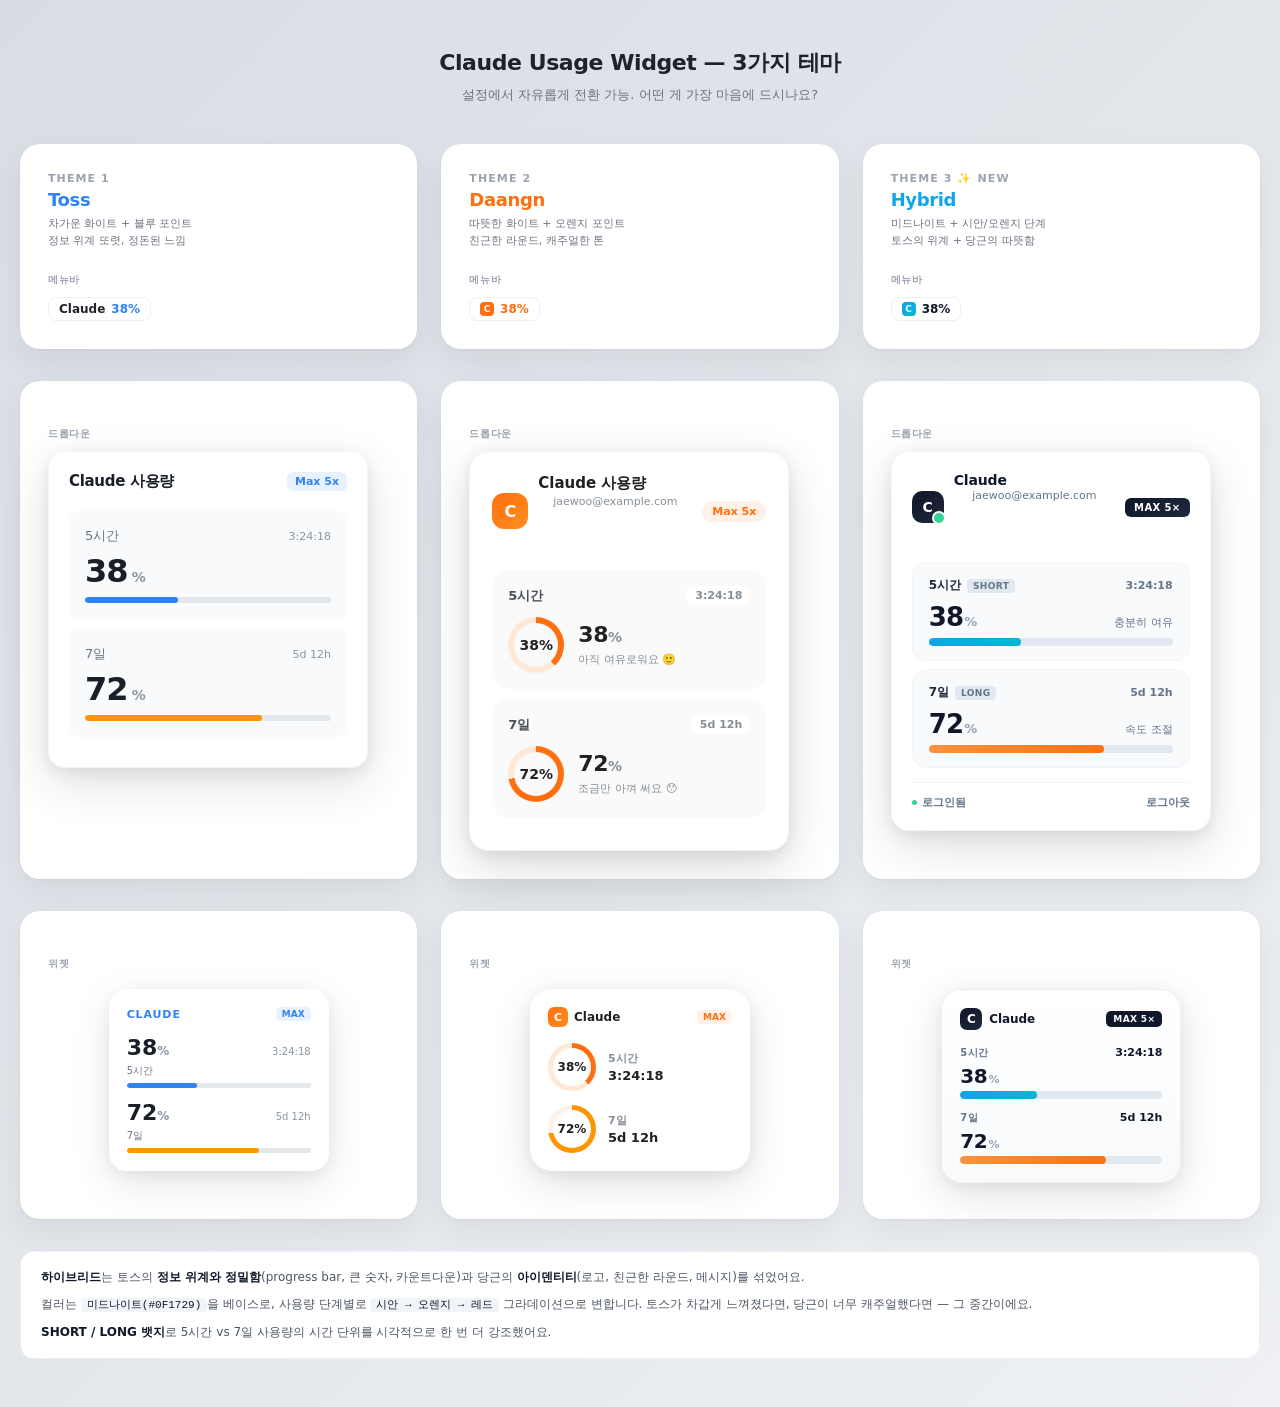
<file: mockups/themes.html>
<!DOCTYPE html>
<html lang="ko">
<head>
<meta charset="UTF-8">
<title>Claude Usage - 3가지 테마 비교</title>
<style>
  * { margin: 0; padding: 0; box-sizing: border-box; -webkit-font-smoothing: antialiased; }
  body {
    font-family: -apple-system, "SF Pro Display", "Pretendard", system-ui, sans-serif;
    background: linear-gradient(135deg, #d8dde4 0%, #eef0f3 100%);
    min-height: 100vh;
    padding: 48px 20px;
  }
  h1 { text-align: center; font-size: 22px; font-weight: 700; color: #1f2329; margin-bottom: 8px; letter-spacing: -0.02em; }
  .sub { text-align: center; font-size: 13px; color: #6b7280; margin-bottom: 40px; }
  .row {
    display: grid;
    grid-template-columns: 1fr 1fr 1fr;
    gap: 24px;
    max-width: 1300px;
    margin: 0 auto 32px;
  }
  .col {
    background: #ffffff;
    border-radius: 20px;
    padding: 28px;
    box-shadow: 0 1px 3px rgba(0,0,0,0.04), 0 12px 32px rgba(0,0,0,0.06);
  }
  .col-tag { font-size: 11px; font-weight: 700; letter-spacing: 0.1em; text-transform: uppercase; color: #9ca3af; margin-bottom: 4px; }
  .col-name { font-size: 18px; font-weight: 700; margin-bottom: 6px; letter-spacing: -0.02em; }
  .col-desc { font-size: 11px; color: #6b7280; margin-bottom: 24px; line-height: 1.5; }
  .col-name.toss { color: #3182F6; }
  .col-name.daangn { color: #FF6F0F; }
  .col-name.hybrid { color: #0EA5E9; }
  .label { font-size: 10px; font-weight: 700; color: #9ca3af; margin: 18px 0 10px; letter-spacing: 0.06em; text-transform: uppercase; }

  /* 메뉴바 시뮬 */
  .menubar-sim {
    background: rgba(255,255,255,0.6);
    backdrop-filter: blur(20px);
    border: 1px solid rgba(0,0,0,0.06);
    border-radius: 8px;
    padding: 4px 10px;
    display: inline-flex;
    align-items: center;
    gap: 6px;
    font-size: 12px;
    font-weight: 600;
    color: #1f2329;
    height: 24px;
  }
  .menubar-sim .icon {
    width: 14px;
    height: 14px;
    border-radius: 4px;
    display: inline-flex;
    align-items: center;
    justify-content: center;
    color: white;
    font-size: 9px;
    font-weight: 700;
  }

  /* ============================
     TOSS
     ============================ */
  .toss-menubar .pct { color: #3182F6; font-weight: 700; }
  .toss-dropdown {
    width: 320px; background: #fff;
    border-radius: 16px;
    box-shadow: 0 4px 16px rgba(0,0,0,0.08), 0 16px 48px rgba(0,0,0,0.12);
    padding: 20px;
    border: 1px solid rgba(0,0,0,0.04);
  }
  .toss-dropdown .head { display: flex; justify-content: space-between; align-items: center; margin-bottom: 20px; }
  .toss-dropdown .head-title { font-size: 15px; font-weight: 700; color: #191F28; letter-spacing: -0.02em; }
  .toss-dropdown .plan { font-size: 11px; color: #3182F6; background: #E8F2FF; padding: 3px 8px; border-radius: 6px; font-weight: 600; }
  .toss-card { background: #F9FAFB; border-radius: 12px; padding: 16px; margin-bottom: 10px; }
  .toss-card .row1 { display: flex; justify-content: space-between; align-items: baseline; margin-bottom: 10px; }
  .toss-card .row1 .lbl { font-size: 13px; color: #6B7684; font-weight: 500; }
  .toss-card .row1 .reset { font-size: 11px; color: #8B95A1; font-variant-numeric: tabular-nums; }
  .toss-card .big { display: flex; align-items: baseline; gap: 4px; margin-bottom: 10px; }
  .toss-card .big .n { font-size: 32px; font-weight: 700; color: #191F28; letter-spacing: -0.03em; line-height: 1; font-variant-numeric: tabular-nums; }
  .toss-card .big .u { font-size: 14px; font-weight: 600; color: #8B95A1; }
  .toss-bar { height: 6px; background: #E5E8EB; border-radius: 3px; overflow: hidden; }
  .toss-bar .fill { height: 100%; background: #3182F6; border-radius: 3px; }
  .toss-bar .fill.warn { background: #FF9500; }

  /* ============================
     DAANGN
     ============================ */
  .daangn-menubar .icon { background: #FF6F0F; }
  .daangn-menubar .pct { color: #FF6F0F; font-weight: 700; }
  .daangn-dropdown {
    width: 320px; background: #fff;
    border-radius: 20px;
    box-shadow: 0 4px 16px rgba(0,0,0,0.08), 0 16px 48px rgba(0,0,0,0.14);
    padding: 22px;
    border: 1px solid rgba(0,0,0,0.04);
  }
  .daangn-dropdown .head { display: flex; align-items: center; gap: 10px; margin-bottom: 22px; }
  .daangn-dropdown .head .ic {
    width: 36px; height: 36px; border-radius: 12px;
    background: linear-gradient(135deg, #FF6F0F 0%, #FF8F1F 100%);
    display: flex; align-items: center; justify-content: center; color: white; font-size: 16px; font-weight: 800;
  }
  .daangn-dropdown .head .meta { flex: 1; }
  .daangn-dropdown .head .ttl { font-size: 15px; font-weight: 700; color: #212124; }
  .daangn-dropdown .head .sub { font-size: 11px; color: #868E96; margin-top: 2px; }
  .daangn-dropdown .plan { font-size: 11px; color: #FF6F0F; background: #FFF1E6; padding: 4px 10px; border-radius: 999px; font-weight: 700; }
  .daangn-card { background: #FAFAFA; border-radius: 16px; padding: 16px; margin-bottom: 10px; }
  .daangn-card .top { display: flex; justify-content: space-between; align-items: center; margin-bottom: 12px; }
  .daangn-card .top .lbl { font-size: 13px; color: #495057; font-weight: 600; }
  .daangn-card .top .reset { font-size: 11px; color: #868E96; font-variant-numeric: tabular-nums; background: #fff; padding: 3px 8px; border-radius: 6px; font-weight: 600; }
  .daangn-card .ring-wrap { display: flex; align-items: center; gap: 14px; }
  .daangn-card .ring { width: 56px; height: 56px; border-radius: 50%; background: conic-gradient(#FF6F0F var(--p), #FFE8D6 0); display: flex; align-items: center; justify-content: center; flex-shrink: 0; }
  .daangn-card .ring-inner { width: 44px; height: 44px; background: #FAFAFA; border-radius: 50%; display: flex; align-items: center; justify-content: center; font-size: 14px; font-weight: 800; color: #212124; }
  .daangn-card .text-side .big { font-size: 22px; font-weight: 800; color: #212124; letter-spacing: -0.02em; line-height: 1.1; }
  .daangn-card .text-side .desc { font-size: 11px; color: #868E96; margin-top: 4px; }

  /* ============================
     HYBRID — 토스의 정보 위계 + 당근의 따뜻함
     - 컬러: 메인은 라이트 미드나이트 (#0F1729) + 포인트 시안/오렌지 (사용량 단계별)
     - 그래프: 토스 스타일 라운드 progress bar (정보 명확) + 당근 스타일 라운드 큰 코너 + 컬러 단계
     - 헤더: 당근 스타일 아이콘 + 토스 스타일 정보 정렬
     - 메시지: 당근의 친근함 약간 (한 줄 코멘트)
     ============================ */
  .hybrid-menubar .icon {
    background: linear-gradient(135deg, #0EA5E9 0%, #06B6D4 100%);
  }
  .hybrid-menubar .pct { color: #0F1729; font-weight: 700; }

  .hybrid-dropdown {
    width: 320px;
    background: #fff;
    border-radius: 18px;
    box-shadow: 0 4px 16px rgba(0,0,0,0.08), 0 16px 48px rgba(0,0,0,0.13);
    padding: 20px;
    border: 1px solid rgba(0,0,0,0.04);
  }
  .hybrid-dropdown .head {
    display: flex; align-items: center; gap: 10px; margin-bottom: 20px;
  }
  .hybrid-dropdown .head .ic {
    width: 32px; height: 32px;
    border-radius: 10px;
    background: linear-gradient(135deg, #0F1729 0%, #1E293B 100%);
    display: flex; align-items: center; justify-content: center;
    color: #fff; font-size: 14px; font-weight: 800;
    position: relative;
  }
  .hybrid-dropdown .head .ic::after {
    content: '';
    position: absolute;
    bottom: -2px; right: -2px;
    width: 10px; height: 10px;
    border-radius: 50%;
    background: #34D399;
    border: 2px solid #fff;
  }
  .hybrid-dropdown .head .meta { flex: 1; }
  .hybrid-dropdown .head .ttl { font-size: 14px; font-weight: 700; color: #0F1729; letter-spacing: -0.01em; }
  .hybrid-dropdown .head .sub { font-size: 11px; color: #64748B; margin-top: 1px; font-variant-numeric: tabular-nums; }
  .hybrid-dropdown .plan {
    font-size: 10px; font-weight: 800;
    padding: 4px 9px;
    border-radius: 6px;
    letter-spacing: 0.04em;
    background: linear-gradient(135deg, #0F1729 0%, #1E293B 100%);
    color: #fff;
  }
  .hybrid-card {
    background: #F8FAFC;
    border-radius: 14px;
    padding: 14px 16px;
    margin-bottom: 8px;
    border: 1px solid #F1F5F9;
  }
  .hybrid-card .top {
    display: flex;
    justify-content: space-between;
    align-items: center;
    margin-bottom: 10px;
  }
  .hybrid-card .top .lbl-wrap { display: flex; align-items: center; gap: 6px; }
  .hybrid-card .top .lbl {
    font-size: 12px; font-weight: 700; color: #1E293B;
  }
  .hybrid-card .top .badge {
    font-size: 9px; font-weight: 700;
    color: #64748B;
    background: #E2E8F0;
    padding: 2px 6px;
    border-radius: 4px;
    letter-spacing: 0.04em;
  }
  .hybrid-card .top .reset {
    font-size: 11px; color: #64748B; font-variant-numeric: tabular-nums; font-weight: 600;
  }
  .hybrid-card .pct-row {
    display: flex; align-items: baseline; justify-content: space-between;
    margin-bottom: 8px;
  }
  .hybrid-card .pct-row .n {
    font-size: 26px; font-weight: 800; letter-spacing: -0.03em;
    color: #0F1729; line-height: 1;
    font-variant-numeric: tabular-nums;
  }
  .hybrid-card .pct-row .n .u { font-size: 13px; font-weight: 700; color: #94A3B8; margin-left: 1px; }
  .hybrid-card .pct-row .comment {
    font-size: 11px; color: #64748B; font-weight: 500;
  }
  .hybrid-bar {
    height: 8px;
    background: #E2E8F0;
    border-radius: 999px;
    overflow: hidden;
    position: relative;
  }
  .hybrid-bar .fill {
    height: 100%;
    border-radius: 999px;
    transition: width 0.4s;
    background: linear-gradient(90deg, #0EA5E9 0%, #06B6D4 100%);
  }
  .hybrid-bar .fill.warn {
    background: linear-gradient(90deg, #FB923C 0%, #F97316 100%);
  }
  .hybrid-bar .fill.danger {
    background: linear-gradient(90deg, #F43F5E 0%, #E11D48 100%);
  }
  .hybrid-footer {
    display: flex; justify-content: space-between; align-items: center;
    margin-top: 14px; padding-top: 12px; border-top: 1px solid #F1F5F9;
  }
  .hybrid-footer .email {
    font-size: 11px; color: #64748B; display: flex; align-items: center; gap: 5px; font-weight: 600;
  }
  .hybrid-footer .email-dot { width: 5px; height: 5px; border-radius: 50%; background: #34D399; }
  .hybrid-footer .btn {
    font-size: 11px; color: #64748B; background: none; border: none; cursor: pointer; font-weight: 600;
  }

  /* HYBRID 위젯 */
  .hybrid-widget {
    width: 240px;
    background: linear-gradient(180deg, #fff 0%, #F8FAFC 100%);
    border-radius: 20px;
    box-shadow: 0 4px 16px rgba(15,23,41,0.06), 0 12px 40px rgba(15,23,41,0.12);
    padding: 18px;
    border: 1px solid rgba(15,23,41,0.06);
  }
  .hybrid-widget .head {
    display: flex; align-items: center; justify-content: space-between; margin-bottom: 16px;
  }
  .hybrid-widget .head .ttl-wrap { display: flex; align-items: center; gap: 7px; }
  .hybrid-widget .head .ic {
    width: 22px; height: 22px; border-radius: 7px;
    background: linear-gradient(135deg, #0F1729, #1E293B);
    color: #fff; display: flex; align-items: center; justify-content: center;
    font-size: 12px; font-weight: 800;
  }
  .hybrid-widget .head .t {
    font-size: 12px; font-weight: 800; color: #0F1729; letter-spacing: -0.01em;
  }
  .hybrid-widget .head .plan-mini {
    font-size: 9px; font-weight: 800;
    padding: 3px 7px; border-radius: 5px;
    background: #0F1729; color: #fff; letter-spacing: 0.04em;
  }
  .hybrid-widget .metric { margin-bottom: 12px; }
  .hybrid-widget .metric:last-child { margin-bottom: 0; }
  .hybrid-widget .metric .row1 {
    display: flex; justify-content: space-between; align-items: baseline; margin-bottom: 6px;
  }
  .hybrid-widget .metric .lbl {
    font-size: 10px; font-weight: 700; color: #64748B; letter-spacing: 0.06em; text-transform: uppercase;
  }
  .hybrid-widget .metric .reset {
    font-size: 11px; font-weight: 700; color: #0F1729; font-variant-numeric: tabular-nums;
  }
  .hybrid-widget .metric .pct-row {
    display: flex; align-items: baseline; justify-content: space-between; margin-bottom: 5px;
  }
  .hybrid-widget .metric .n {
    font-size: 20px; font-weight: 800; color: #0F1729; line-height: 1; font-variant-numeric: tabular-nums; letter-spacing: -0.02em;
  }
  .hybrid-widget .metric .n .u { font-size: 11px; font-weight: 700; color: #94A3B8; margin-left: 1px; }

  .legend {
    background: #fff;
    border: 1px solid rgba(0,0,0,0.06);
    border-radius: 14px;
    padding: 16px 20px;
    font-size: 12px;
    color: #4b5563;
    line-height: 1.6;
    max-width: 1300px;
    margin: 24px auto 0;
  }
  .legend b { color: #0F1729; }
  .legend .key {
    background: #F1F5F9; padding: 1px 6px; border-radius: 4px; font-family: 'SF Mono', monospace; font-size: 11px; color: #0F1729;
  }
</style>
</head>
<body>

<h1>Claude Usage Widget — 3가지 테마</h1>
<p class="sub">설정에서 자유롭게 전환 가능. 어떤 게 가장 마음에 드시나요?</p>

<!-- ============================
     1. 메뉴바
     ============================ -->
<div class="row">
  <div class="col">
    <div class="col-tag">THEME 1</div>
    <div class="col-name toss">Toss</div>
    <div class="col-desc">차가운 화이트 + 블루 포인트<br>정보 위계 또렷, 정돈된 느낌</div>
    <div class="label">메뉴바</div>
    <div class="menubar-sim toss-menubar">
      <span>Claude</span>
      <span class="pct">38%</span>
    </div>
  </div>
  <div class="col">
    <div class="col-tag">THEME 2</div>
    <div class="col-name daangn">Daangn</div>
    <div class="col-desc">따뜻한 화이트 + 오렌지 포인트<br>친근한 라운드, 캐주얼한 톤</div>
    <div class="label">메뉴바</div>
    <div class="menubar-sim daangn-menubar">
      <span class="icon">C</span>
      <span class="pct">38%</span>
    </div>
  </div>
  <div class="col">
    <div class="col-tag">THEME 3 ✨ NEW</div>
    <div class="col-name hybrid">Hybrid</div>
    <div class="col-desc">미드나이트 + 시안/오렌지 단계<br>토스의 위계 + 당근의 따뜻함</div>
    <div class="label">메뉴바</div>
    <div class="menubar-sim hybrid-menubar">
      <span class="icon">C</span>
      <span class="pct">38%</span>
    </div>
  </div>
</div>

<!-- ============================
     2. 드롭다운
     ============================ -->
<div class="row">
  <div class="col">
    <div class="label">드롭다운</div>
    <div class="toss-dropdown">
      <div class="head">
        <div class="head-title">Claude 사용량</div>
        <div class="plan">Max 5x</div>
      </div>
      <div class="toss-card">
        <div class="row1"><div class="lbl">5시간</div><div class="reset">3:24:18</div></div>
        <div class="big"><span class="n">38</span><span class="u">%</span></div>
        <div class="toss-bar"><div class="fill" style="width:38%"></div></div>
      </div>
      <div class="toss-card">
        <div class="row1"><div class="lbl">7일</div><div class="reset">5d 12h</div></div>
        <div class="big"><span class="n">72</span><span class="u">%</span></div>
        <div class="toss-bar"><div class="fill warn" style="width:72%"></div></div>
      </div>
    </div>
  </div>

  <div class="col">
    <div class="label">드롭다운</div>
    <div class="daangn-dropdown">
      <div class="head">
        <div class="ic">C</div>
        <div class="meta">
          <div class="ttl">Claude 사용량</div>
          <div class="sub">jaewoo@example.com</div>
        </div>
        <div class="plan">Max 5x</div>
      </div>
      <div class="daangn-card">
        <div class="top"><div class="lbl">5시간</div><div class="reset">3:24:18</div></div>
        <div class="ring-wrap">
          <div class="ring" style="--p:136.8deg"><div class="ring-inner">38%</div></div>
          <div class="text-side"><div class="big">38<span style="font-size:14px;color:#868E96">%</span></div><div class="desc">아직 여유로워요 🙂</div></div>
        </div>
      </div>
      <div class="daangn-card">
        <div class="top"><div class="lbl">7일</div><div class="reset">5d 12h</div></div>
        <div class="ring-wrap">
          <div class="ring" style="--p:259.2deg"><div class="ring-inner">72%</div></div>
          <div class="text-side"><div class="big">72<span style="font-size:14px;color:#868E96">%</span></div><div class="desc">조금만 아껴 써요 😯</div></div>
        </div>
      </div>
    </div>
  </div>

  <div class="col">
    <div class="label">드롭다운</div>
    <div class="hybrid-dropdown">
      <div class="head">
        <div class="ic">C</div>
        <div class="meta">
          <div class="ttl">Claude</div>
          <div class="sub">jaewoo@example.com</div>
        </div>
        <div class="plan">MAX 5×</div>
      </div>
      <div class="hybrid-card">
        <div class="top">
          <div class="lbl-wrap"><div class="lbl">5시간</div><div class="badge">SHORT</div></div>
          <div class="reset">3:24:18</div>
        </div>
        <div class="pct-row">
          <div class="n">38<span class="u">%</span></div>
          <div class="comment">충분히 여유</div>
        </div>
        <div class="hybrid-bar"><div class="fill" style="width:38%"></div></div>
      </div>
      <div class="hybrid-card">
        <div class="top">
          <div class="lbl-wrap"><div class="lbl">7일</div><div class="badge">LONG</div></div>
          <div class="reset">5d 12h</div>
        </div>
        <div class="pct-row">
          <div class="n">72<span class="u">%</span></div>
          <div class="comment">속도 조절</div>
        </div>
        <div class="hybrid-bar"><div class="fill warn" style="width:72%"></div></div>
      </div>
      <div class="hybrid-footer">
        <div class="email"><span class="email-dot"></span>로그인됨</div>
        <button class="btn">로그아웃</button>
      </div>
    </div>
  </div>
</div>

<!-- ============================
     3. 위젯
     ============================ -->
<div class="row">
  <div class="col">
    <div class="label">위젯</div>
    <div style="display:flex; justify-content:center; padding:8px 0;">
      <div style="width:220px;background:#fff;border-radius:18px;padding:18px;box-shadow:0 4px 16px rgba(0,0,0,0.06), 0 12px 40px rgba(0,0,0,0.1);">
        <div style="display:flex;justify-content:space-between;align-items:center;margin-bottom:14px;">
          <div style="font-size:11px;font-weight:700;color:#3182F6;letter-spacing:0.08em">CLAUDE</div>
          <div style="font-size:9px;background:#E8F2FF;color:#3182F6;padding:2px 6px;border-radius:5px;font-weight:700">MAX</div>
        </div>
        <div style="margin-bottom:12px;">
          <div style="display:flex;justify-content:space-between;align-items:baseline;margin-bottom:4px;">
            <div style="font-size:22px;font-weight:700;color:#191F28">38<span style="font-size:12px;color:#8B95A1">%</span></div>
            <div style="font-size:10px;color:#8B95A1;font-variant-numeric:tabular-nums">3:24:18</div>
          </div>
          <div style="font-size:10px;color:#6B7684;margin-bottom:5px">5시간</div>
          <div style="height:5px;background:#E5E8EB;border-radius:3px;overflow:hidden"><div style="height:100%;width:38%;background:#3182F6;border-radius:3px"></div></div>
        </div>
        <div>
          <div style="display:flex;justify-content:space-between;align-items:baseline;margin-bottom:4px;">
            <div style="font-size:22px;font-weight:700;color:#191F28">72<span style="font-size:12px;color:#8B95A1">%</span></div>
            <div style="font-size:10px;color:#8B95A1;font-variant-numeric:tabular-nums">5d 12h</div>
          </div>
          <div style="font-size:10px;color:#6B7684;margin-bottom:5px">7일</div>
          <div style="height:5px;background:#E5E8EB;border-radius:3px;overflow:hidden"><div style="height:100%;width:72%;background:#FF9500;border-radius:3px"></div></div>
        </div>
      </div>
    </div>
  </div>

  <div class="col">
    <div class="label">위젯</div>
    <div style="display:flex; justify-content:center; padding:8px 0;">
      <div style="width:220px;background:#fff;border-radius:22px;padding:18px;box-shadow:0 4px 16px rgba(0,0,0,0.06), 0 12px 40px rgba(0,0,0,0.12);">
        <div style="display:flex;align-items:center;justify-content:space-between;margin-bottom:16px;">
          <div style="display:flex;align-items:center;gap:6px;">
            <div style="width:20px;height:20px;border-radius:6px;background:linear-gradient(135deg,#FF6F0F,#FF8F1F);color:white;display:flex;align-items:center;justify-content:center;font-size:11px;font-weight:800">C</div>
            <div style="font-size:12px;font-weight:700;color:#212124">Claude</div>
          </div>
          <div style="font-size:9px;background:#FFF1E6;color:#FF6F0F;padding:2px 6px;border-radius:5px;font-weight:800">MAX</div>
        </div>
        <div style="display:flex;align-items:center;gap:12px;margin-bottom:14px;">
          <div style="width:48px;height:48px;border-radius:50%;background:conic-gradient(#FF6F0F 136.8deg, #FFE8D6 0);display:flex;align-items:center;justify-content:center;flex-shrink:0">
            <div style="width:38px;height:38px;background:white;border-radius:50%;display:flex;align-items:center;justify-content:center;font-size:12px;font-weight:800;color:#212124">38%</div>
          </div>
          <div>
            <div style="font-size:11px;color:#868E96;font-weight:600;margin-bottom:2px">5시간</div>
            <div style="font-size:13px;font-weight:700;color:#212124;font-variant-numeric:tabular-nums">3:24:18</div>
          </div>
        </div>
        <div style="display:flex;align-items:center;gap:12px;">
          <div style="width:48px;height:48px;border-radius:50%;background:conic-gradient(#FF9500 259.2deg, #FFF1E6 0);display:flex;align-items:center;justify-content:center;flex-shrink:0">
            <div style="width:38px;height:38px;background:white;border-radius:50%;display:flex;align-items:center;justify-content:center;font-size:12px;font-weight:800;color:#212124">72%</div>
          </div>
          <div>
            <div style="font-size:11px;color:#868E96;font-weight:600;margin-bottom:2px">7일</div>
            <div style="font-size:13px;font-weight:700;color:#212124;font-variant-numeric:tabular-nums">5d 12h</div>
          </div>
        </div>
      </div>
    </div>
  </div>

  <div class="col">
    <div class="label">위젯</div>
    <div style="display:flex; justify-content:center; padding:8px 0;">
      <div class="hybrid-widget">
        <div class="head">
          <div class="ttl-wrap">
            <div class="ic">C</div>
            <div class="t">Claude</div>
          </div>
          <div class="plan-mini">MAX 5×</div>
        </div>
        <div class="metric">
          <div class="row1">
            <div class="lbl">5시간</div>
            <div class="reset">3:24:18</div>
          </div>
          <div class="pct-row">
            <div class="n">38<span class="u">%</span></div>
          </div>
          <div class="hybrid-bar"><div class="fill" style="width:38%"></div></div>
        </div>
        <div class="metric">
          <div class="row1">
            <div class="lbl">7일</div>
            <div class="reset">5d 12h</div>
          </div>
          <div class="pct-row">
            <div class="n">72<span class="u">%</span></div>
          </div>
          <div class="hybrid-bar"><div class="fill warn" style="width:72%"></div></div>
        </div>
      </div>
    </div>
  </div>
</div>

<div class="legend">
  <p><b>하이브리드</b>는 토스의 <b>정보 위계와 정밀함</b>(progress bar, 큰 숫자, 카운트다운)과 당근의 <b>아이덴티티</b>(로고, 친근한 라운드, 메시지)를 섞었어요.</p>
  <p style="margin-top:8px;">컬러는 <span class="key">미드나이트(#0F1729)</span>을 베이스로, 사용량 단계별로 <span class="key">시안 → 오렌지 → 레드</span> 그라데이션으로 변합니다. 토스가 차갑게 느껴졌다면, 당근이 너무 캐주얼했다면 — 그 중간이에요.</p>
  <p style="margin-top:8px;"><b>SHORT / LONG 뱃지</b>로 5시간 vs 7일 사용량의 시간 단위를 시각적으로 한 번 더 강조했어요.</p>
</div>

</body>
</html>
</file>
<file: docs/styles.css>
:root {
  color-scheme: light;
  --ink: #17191c;
  --muted: #697079;
  --line: #dfe2e5;
  --paper: #f7f7f5;
  --white: #ffffff;
  --orange: #ff6f0f;
  --orange-soft: #fff0e5;
  --blue: #4e5eff;
  --cyan: #20aee8;
  --green: #2ecf78;
  --charcoal: #1b2026;
  --max: 1160px;
}

* { box-sizing: border-box; }

html { scroll-behavior: smooth; }

body {
  margin: 0;
  color: var(--ink);
  background: var(--paper);
  font-family: -apple-system, BlinkMacSystemFont, "SF Pro Display", "SF Pro Text", "Apple SD Gothic Neo", "Noto Sans KR", sans-serif;
  letter-spacing: 0;
  -webkit-font-smoothing: antialiased;
}

a { color: inherit; text-decoration: none; }
img { display: block; max-width: 100%; }
button, a { -webkit-tap-highlight-color: transparent; }

.skip-link {
  position: fixed;
  z-index: 100;
  top: 8px;
  left: 8px;
  padding: 10px 14px;
  background: var(--ink);
  color: #fff;
  transform: translateY(-150%);
}
.skip-link:focus { transform: translateY(0); }

.icon {
  width: 18px;
  height: 18px;
  fill: none;
  stroke: currentColor;
  stroke-width: 2;
  stroke-linecap: round;
  stroke-linejoin: round;
  flex: 0 0 auto;
}

.site-nav {
  position: sticky;
  z-index: 40;
  top: 0;
  border-bottom: 1px solid rgba(23, 25, 28, .08);
  background: rgba(247, 247, 245, .9);
  backdrop-filter: blur(18px) saturate(150%);
}

.nav-inner, .section-inner {
  width: min(calc(100% - 40px), var(--max));
  margin: 0 auto;
}

.nav-inner {
  height: 64px;
  display: flex;
  align-items: center;
  justify-content: space-between;
  gap: 28px;
}

.brand { display: inline-flex; align-items: center; gap: 10px; font-weight: 780; }
.brand img { border-radius: 7px; box-shadow: 0 3px 9px rgba(99, 61, 38, .18); }
.nav-links { display: flex; align-items: center; gap: 26px; margin-left: auto; }
.nav-links a { color: #4f555c; font-size: 14px; font-weight: 650; }
.nav-links a:hover { color: var(--ink); }
.nav-github { display: inline-flex; align-items: center; gap: 7px; font-size: 14px; font-weight: 700; }

.hero {
  position: relative;
  padding: 38px 20px 28px;
  background-color: var(--paper);
}

.hero-copy { position: relative; z-index: 2; text-align: center; }
.eyebrow, .kicker {
  margin: 0 0 14px;
  color: var(--orange);
  font-size: 13px;
  font-weight: 800;
  text-transform: uppercase;
}

.eyebrow { display: inline-flex; align-items: center; gap: 8px; color: #525960; }
.live-dot { width: 8px; height: 8px; border-radius: 50%; background: var(--green); box-shadow: 0 0 0 4px rgba(46,207,120,.14); }

h1, h2, p { word-break: keep-all; }
h1 {
  margin: 0;
  font-size: 80px;
  line-height: .98;
  font-weight: 820;
}

.hero-lead {
  margin: 22px auto 0;
  color: #4e555c;
  font-size: 22px;
  line-height: 1.5;
  font-weight: 560;
}

.hero-actions { margin-top: 28px; display: flex; align-items: center; justify-content: center; gap: 10px; }
.button {
  min-height: 48px;
  display: inline-flex;
  align-items: center;
  justify-content: center;
  gap: 9px;
  padding: 0 19px;
  border: 1px solid transparent;
  border-radius: 7px;
  font-size: 15px;
  font-weight: 760;
  transition: transform .16s ease, box-shadow .16s ease, background .16s ease;
}
.button:hover { transform: translateY(-1px); }
.button:active { transform: translateY(0); }
.button-primary { background: var(--ink); color: #fff; box-shadow: 0 8px 24px rgba(23,25,28,.16); }
.button-primary:hover { background: #2c3035; }
.button-secondary { border-color: #cfd3d7; background: rgba(255,255,255,.72); color: #3f454b; }
.button-secondary:hover { background: #fff; }
.download-meta { margin: 12px 0 0; color: #7a8087; font-size: 12px; font-weight: 620; }

.hero-stage {
  position: relative;
  width: min(620px, 100%);
  margin: 24px auto 0;
  display: flex;
  flex-direction: column;
  align-items: center;
  gap: 12px;
}
.hero-stage picture { display: flex; justify-content: center; width: 100%; }
.menu-preview {
  display: flex;
  align-items: center;
  gap: 12px;
  padding: 9px 12px;
  border: 1px solid #d8dcdf;
  border-radius: 6px;
  background: rgba(255,255,255,.94);
  box-shadow: 0 8px 24px rgba(35,39,43,.1);
  color: #777e85;
  font-size: 11px;
  font-weight: 720;
}
.menu-preview img { width: auto; height: 18px; }
.hero-widget {
  width: auto;
  height: auto;
  max-width: 100%;
  max-height: clamp(100px, calc(100svh - 580px), 390px);
  object-fit: contain;
}

.signal-band { border-top: 1px solid #e0e2e4; border-bottom: 1px solid #e0e2e4; background: #fff; }
.signal-grid { display: grid; grid-template-columns: repeat(4, 1fr); }
.signal-grid > div { min-height: 118px; display: flex; flex-direction: column; justify-content: center; padding: 20px 28px; border-left: 1px solid #e7e9ea; }
.signal-grid > div:last-child { border-right: 1px solid #e7e9ea; }
.signal-grid strong { font-size: 18px; }
.signal-grid span { margin-top: 6px; color: var(--muted); font-size: 13px; line-height: 1.4; }

.section { padding: 120px 0; }
.section-heading { max-width: 620px; }
.section-heading.compact { max-width: 760px; }
.section-heading h2, .mimo-copy h2, .history-copy h2 {
  margin: 0;
  font-size: 58px;
  line-height: 1.12;
  font-weight: 810;
}
.section-heading > p:last-child, .mimo-copy > p, .history-copy > p {
  margin: 24px 0 0;
  color: var(--muted);
  font-size: 17px;
  line-height: 1.75;
}

.providers { background: #fff; }
.release-section { background: #f0f6f3; }
.release-shots { display: grid; grid-template-columns: repeat(2, minmax(0, 1fr)); gap: 64px; margin-top: 52px; }
.release-shots figure { margin: 0; }
.release-shots img { width: 100%; max-width: 380px; margin: 0 auto; border: 1px solid var(--line); border-radius: 8px; }
.release-shots figcaption { max-width: 420px; margin: 22px auto 0; }
.release-shots figcaption strong { display: block; color: var(--ink); font-size: 17px; }
.release-shots figcaption span { display: block; margin-top: 8px; font-size: 14px; }
.release-note { margin: 38px 0 0; padding-top: 22px; border-top: 1px solid var(--line); color: var(--muted); font-size: 14px; line-height: 1.75; }
.release-shots.release-themes { grid-template-columns: repeat(3, minmax(0, 1fr)); gap: 36px; }
.release-shots.release-themes img { max-width: 340px; }
.release-update { grid-template-columns: minmax(0, 0.7fr) minmax(0, 1.3fr); align-items: center; margin-bottom: 64px; }
.release-update .release-logo img { width: 160px; height: 160px; border: 0; border-radius: 0; }
.release-update .notification-example img { max-width: 724px; height: auto; }
.provider-layout { margin-top: 72px; display: grid; grid-template-columns: minmax(300px, .85fr) minmax(380px, 1.15fr); align-items: center; gap: clamp(54px, 8vw, 120px); }
.provider-identity { width: 230px; }
.source-list { margin: 42px 0 0; }
.source-list > div { padding: 20px 0; border-top: 1px solid var(--line); }
.source-list > div:last-child { border-bottom: 1px solid var(--line); }
.source-list dt { display: flex; align-items: center; gap: 10px; font-size: 16px; font-weight: 780; }
.source-list dd { margin: 8px 0 0 20px; color: var(--muted); font-size: 14px; line-height: 1.5; }
.source-mark { width: 8px; height: 8px; border-radius: 50%; }
.source-mark.claude { background: var(--orange); }
.source-mark.codex { background: var(--blue); }
.source-mark.mimo { background: var(--green); }

.product-shot { margin: 0; }
.product-shot img { width: min(470px, 100%); margin-left: auto; border: 1px solid #dfe2e5; border-radius: 8px; box-shadow: 0 26px 68px rgba(23,25,28,.14); }
figcaption { color: #747b82; font-size: 12px; line-height: 1.55; }
.product-shot figcaption { width: min(470px, 100%); margin: 16px 0 0 auto; }

.layouts { background: #eef4f8; }
.layout-showcase { margin-top: 68px; display: grid; grid-template-columns: minmax(0, 1.45fr) minmax(260px, .55fr); gap: 22px; align-items: start; }
.layout-showcase figure { margin: 0; }
.layout-main img, .layout-side img { width: 100%; border: 1px solid rgba(23,25,28,.12); border-radius: 8px; background: #fff; box-shadow: 0 16px 36px rgba(34,57,70,.12); }
.layout-showcase figcaption { display: flex; align-items: baseline; gap: 10px; margin-top: 14px; }
.layout-showcase figcaption strong { color: var(--ink); font-size: 15px; }
.layout-side { display: grid; grid-template-columns: 1fr; gap: 34px; }
.layout-side figure:first-child img { max-height: 390px; width: auto; margin: 0 auto; }
.settings-figure img { margin-top: 0; }

.mimo-section { overflow: hidden; background: #1b2126; color: #fff; }
.mimo-layout { display: grid; grid-template-columns: minmax(420px, 1.1fr) minmax(340px, .9fr); align-items: center; gap: clamp(54px, 8vw, 110px); }
.mimo-visual { position: relative; min-height: 330px; display: flex; align-items: center; justify-content: center; }
.mimo-visual img { position: relative; z-index: 1; width: 620px; border-radius: 8px; }
.mimo-copy .kicker { color: #5ee2a1; }
.mimo-copy > p { color: #b9c2c8; }
.mimo-states { margin-top: 28px; display: flex; flex-wrap: wrap; gap: 8px; }
.mimo-states span { padding: 7px 10px; border: 1px solid #47535b; border-radius: 5px; color: #d9e1e5; font-size: 12px; font-weight: 720; }
.mimo-copy > .performance-note { margin-top: 20px; padding-top: 16px; border-top: 1px solid #364149; color: #8f9ba2; font-size: 12px; line-height: 1.65; }

.history-section { background: #fff; }
.history-layout { display: grid; grid-template-columns: minmax(300px, .75fr) minmax(520px, 1.25fr); align-items: center; gap: clamp(56px, 8vw, 112px); }
.history-copy .kicker { color: var(--blue); }
.history-copy > p { max-width: 500px; }
.pressure-rule { margin-top: 34px; padding: 18px 0; border-top: 1px solid var(--line); border-bottom: 1px solid var(--line); }
.pressure-rule strong, .pressure-rule code, .pressure-rule span { display: block; }
.pressure-rule strong { font-size: 12px; }
.pressure-rule code { margin-top: 9px; color: #2e47cc; font-size: 12px; font-weight: 760; white-space: normal; }
.pressure-rule span { margin-top: 7px; color: var(--muted); font-size: 12px; line-height: 1.5; }
.sensitivity-list { margin-top: 18px; border-top: 1px solid var(--line); }
.sensitivity-list > div { min-height: 48px; display: grid; grid-template-columns: 58px 1fr; align-items: center; gap: 12px; border-bottom: 1px solid var(--line); }
.sensitivity-list strong { font-size: 12px; }
.sensitivity-list span { color: var(--muted); font-size: 12px; }
.history-shot { margin: 0; }
.history-shot img { width: 100%; border: 1px solid #dfe2e5; border-radius: 8px; box-shadow: 0 24px 60px rgba(23,25,28,.14); }
.history-shot figcaption { margin-top: 14px; }

.data-section { background: var(--charcoal); color: #fff; border-top: 1px solid #313940; }
.data-layout { display: grid; grid-template-columns: minmax(300px, .85fr) minmax(470px, 1.15fr); align-items: end; gap: clamp(60px, 9vw, 130px); }
.section-heading.inverse .kicker { color: #ff9c59; }
.section-heading.inverse > p:last-of-type { color: #b9c0c6; }
.text-link { margin-top: 30px; display: inline-flex; align-items: center; gap: 8px; color: #fff; font-size: 14px; font-weight: 760; }
.data-table { border-top: 1px solid #485159; }
.data-row { min-height: 76px; display: grid; grid-template-columns: 1fr 1.3fr auto; align-items: center; gap: 20px; border-bottom: 1px solid #485159; }
.data-row span { color: #9da6ad; font-size: 13px; }
.data-row strong { font-size: 14px; }
.data-row em { color: #79dfa9; font-size: 11px; font-style: normal; font-weight: 750; text-align: right; }

.install-section { background: #fff; }
.install-top { display: grid; grid-template-columns: minmax(0, 1.5fr) minmax(260px, .5fr); gap: 70px; align-items: end; }
.install-top code { padding: 2px 5px; border-radius: 4px; background: #f0f2f4; color: #343a40; font-size: .92em; }
.requirement-list { border-top: 1px solid var(--line); }
.requirement-list > div { display: flex; align-items: center; gap: 10px; min-height: 52px; border-bottom: 1px solid var(--line); color: #474d53; font-size: 13px; font-weight: 680; }
.requirement-list .icon { width: 16px; color: var(--green); stroke-width: 2.5; }
.install-steps { margin: 76px 0 0; padding: 0; display: grid; grid-template-columns: repeat(3, 1fr); border-top: 1px solid var(--line); border-bottom: 1px solid var(--line); list-style: none; }
.install-steps li { min-height: 168px; padding: 30px; border-left: 1px solid var(--line); }
.install-steps li:last-child { border-right: 1px solid var(--line); }
.install-steps li > span { width: 30px; height: 30px; display: inline-flex; align-items: center; justify-content: center; border-radius: 50%; background: var(--orange-soft); color: var(--orange); font-size: 12px; font-weight: 820; }
.install-steps strong { display: block; margin-top: 18px; font-size: 16px; }
.install-steps p { margin: 7px 0 0; color: var(--muted); font-size: 13px; line-height: 1.5; }
.final-download { margin-top: 56px; display: grid; grid-template-columns: auto 1fr auto; align-items: center; gap: 18px; padding: 25px 28px; border: 1px solid var(--line); border-radius: 8px; background: var(--paper); }
.final-download img { border-radius: 16px; box-shadow: 0 8px 20px rgba(96,57,34,.16); }
.final-download > div { display: flex; flex-direction: column; gap: 4px; }
.final-download strong { font-size: 18px; }
.final-download span { color: var(--muted); font-size: 12px; }
.final-download .button-primary span { color: #fff; font-size: 15px; }

.windows-section { background: #eef4f8; border-top: 1px solid #dce6ed; }
.windows-alpha-heading { display: grid; grid-template-columns: minmax(0, 1fr) auto; align-items: start; gap: 36px; }
.windows-alpha-heading .kicker { color: var(--blue); }
.alpha-badge {
  display: inline-flex;
  align-items: center;
  min-height: 30px;
  padding: 0 10px;
  border: 1px solid #aebed0;
  border-radius: 5px;
  background: rgba(255,255,255,.65);
  color: #34516e;
  font-size: 10px;
  font-weight: 820;
  letter-spacing: .08em;
}
.windows-alpha-grid { margin-top: 60px; display: grid; grid-template-columns: repeat(3, 1fr); border-top: 1px solid #cbd9e3; border-bottom: 1px solid #cbd9e3; }
.windows-alpha-grid article { min-height: 220px; padding: 28px; border-left: 1px solid #cbd9e3; background: rgba(255,255,255,.34); }
.windows-alpha-grid article:last-child { border-right: 1px solid #cbd9e3; }
.windows-alpha-grid article > span { color: var(--blue); font-size: 11px; font-weight: 800; }
.windows-alpha-grid h3 { margin: 15px 0 0; font-size: 20px; }
.windows-alpha-grid p { margin: 12px 0 0; color: var(--muted); font-size: 13px; line-height: 1.65; }
.windows-alpha-grid code, .windows-warning code, .windows-release-note code, .windows-english code {
  padding: 2px 4px;
  border-radius: 4px;
  background: rgba(255,255,255,.8);
  color: #354b60;
  font-size: .92em;
}
.windows-paths { margin-top: 30px; border-top: 1px solid #cbd9e3; }
.windows-paths > div { min-height: 52px; display: grid; grid-template-columns: 150px 1fr; align-items: center; gap: 18px; border-bottom: 1px solid #cbd9e3; }
.windows-paths strong { font-size: 12px; }
.windows-paths code { color: #475c70; font-size: 12px; overflow-wrap: anywhere; }
.windows-warning { margin: 30px 0 0; padding: 18px 20px; border-left: 3px solid #718ba5; background: rgba(255,255,255,.55); color: #52616f; font-size: 13px; line-height: 1.65; }
.windows-alpha-actions { margin-top: 28px; display: flex; flex-wrap: wrap; gap: 10px; }
.windows-release-note { margin: 16px 0 0; color: #63717e; font-size: 12px; line-height: 1.6; }
.windows-english { margin-top: 34px; padding-top: 22px; border-top: 1px solid #cbd9e3; color: #52616f; }
.windows-english summary { cursor: pointer; color: var(--ink); font-size: 13px; font-weight: 760; }
.windows-english p { max-width: 850px; margin: 16px 0 0; font-size: 13px; line-height: 1.7; }

footer { padding: 34px 0; border-top: 1px solid var(--line); background: var(--paper); }
.footer-inner { display: grid; grid-template-columns: auto 1fr auto; align-items: center; gap: 30px; }
.footer-inner p { margin: 0; color: #7b8187; font-size: 12px; text-align: center; }
.footer-links { display: flex; gap: 18px; color: #5a6066; font-size: 12px; font-weight: 680; }

@media (max-width: 900px) {
  .section { padding: 92px 0; }
  .nav-links { display: none; }
  .provider-layout, .mimo-layout, .history-layout, .data-layout, .install-top { grid-template-columns: 1fr; }
  .provider-layout { gap: 54px; }
  .provider-copy { max-width: 560px; }
  .product-shot img, .product-shot figcaption { margin-left: 0; }
  .layout-showcase { grid-template-columns: 1fr; }
  .layout-side { grid-template-columns: 1fr 1fr; }
  .mimo-layout { gap: 48px; }
  .mimo-copy { order: -1; }
  .mimo-visual { min-height: 250px; }
  .history-layout { gap: 54px; }
  .history-copy { max-width: 620px; }
  .install-top { gap: 44px; }
  .windows-alpha-grid { grid-template-columns: 1fr; }
  .windows-alpha-grid article { min-height: 0; border-right: 1px solid #cbd9e3; border-bottom: 1px solid #cbd9e3; }
  .windows-alpha-grid article:last-child { border-bottom: 0; }
  .footer-inner { grid-template-columns: 1fr; justify-items: center; gap: 14px; }
}

@media (max-width: 680px) {
  .nav-inner, .section-inner { width: min(calc(100% - 28px), var(--max)); }
  .nav-inner { height: 58px; }
  .nav-github span { display: none; }
  .hero { padding: 26px 14px 22px; }
  h1 { font-size: 46px; }
  .hero-lead { margin-top: 18px; font-size: 18px; line-height: 1.55; }
  .desktop-break { display: none; }
  .hero-actions { flex-wrap: wrap; margin-top: 20px; }
  .hero-actions .button { width: auto; min-height: 44px; padding: 0 12px; font-size: 13px; }
  .button { width: min(100%, 310px); }
  .hero-stage { margin-top: 20px; }
  .hero-widget { max-height: clamp(80px, calc(100svh - 460px), 310px); }
  .signal-grid { grid-template-columns: repeat(2, 1fr); }
  .signal-grid > div { min-height: 98px; padding: 18px; }
  .signal-grid > div:nth-child(3) { border-top: 1px solid #e7e9ea; }
  .signal-grid > div:nth-child(4) { border-top: 1px solid #e7e9ea; border-right: 1px solid #e7e9ea; }
  .section { padding: 78px 0; }
  .section-heading h2, .mimo-copy h2, .history-copy h2 { font-size: 38px; }
  .section-heading > p:last-child, .mimo-copy > p, .history-copy > p { font-size: 15px; line-height: 1.7; }
  .provider-layout, .layout-showcase { margin-top: 48px; }
  .release-shots { grid-template-columns: 1fr; gap: 42px; margin-top: 38px; }
  .release-shots.release-themes { grid-template-columns: 1fr; gap: 42px; }
  .provider-identity { width: 190px; }
  .dropdown-shot img { width: 100%; }
  .layout-side { grid-template-columns: 1fr; }
  .layout-side figure:first-child img { max-height: 380px; }
  .mimo-visual { min-height: 190px; }
  .mimo-visual img { width: 100%; max-width: 460px; }
  .data-layout { gap: 52px; }
  .data-row { grid-template-columns: 1fr 1.25fr; min-height: 70px; }
  .data-row em { display: none; }
  .install-steps { grid-template-columns: 1fr; }
  .install-steps li { min-height: 130px; padding: 25px 22px; border-right: 1px solid var(--line); border-bottom: 1px solid var(--line); }
  .install-steps li:last-child { border-bottom: 0; }
  .final-download { grid-template-columns: auto 1fr; padding: 22px; }
  .final-download img { width: 56px; height: 56px; border-radius: 13px; }
  .final-download .button { grid-column: 1 / -1; width: 100%; margin-top: 8px; }
  .windows-alpha-heading { grid-template-columns: 1fr; gap: 22px; }
  .alpha-badge { justify-self: start; }
  .windows-alpha-grid { margin-top: 42px; }
  .windows-paths > div { grid-template-columns: 1fr; gap: 5px; padding: 13px 0; }
  .windows-alpha-actions { flex-direction: column; }
  .windows-alpha-actions .button { width: 100%; }
  .footer-links { flex-wrap: wrap; justify-content: center; }
}

@media (max-width: 360px) {
  .hero-actions { gap: 8px; }
  .hero-actions .button { padding: 0 8px; font-size: 12px; }
}

@media (prefers-reduced-motion: reduce) {
  html { scroll-behavior: auto; }
  *, *::before, *::after { transition-duration: .01ms !important; }
}
</file>
